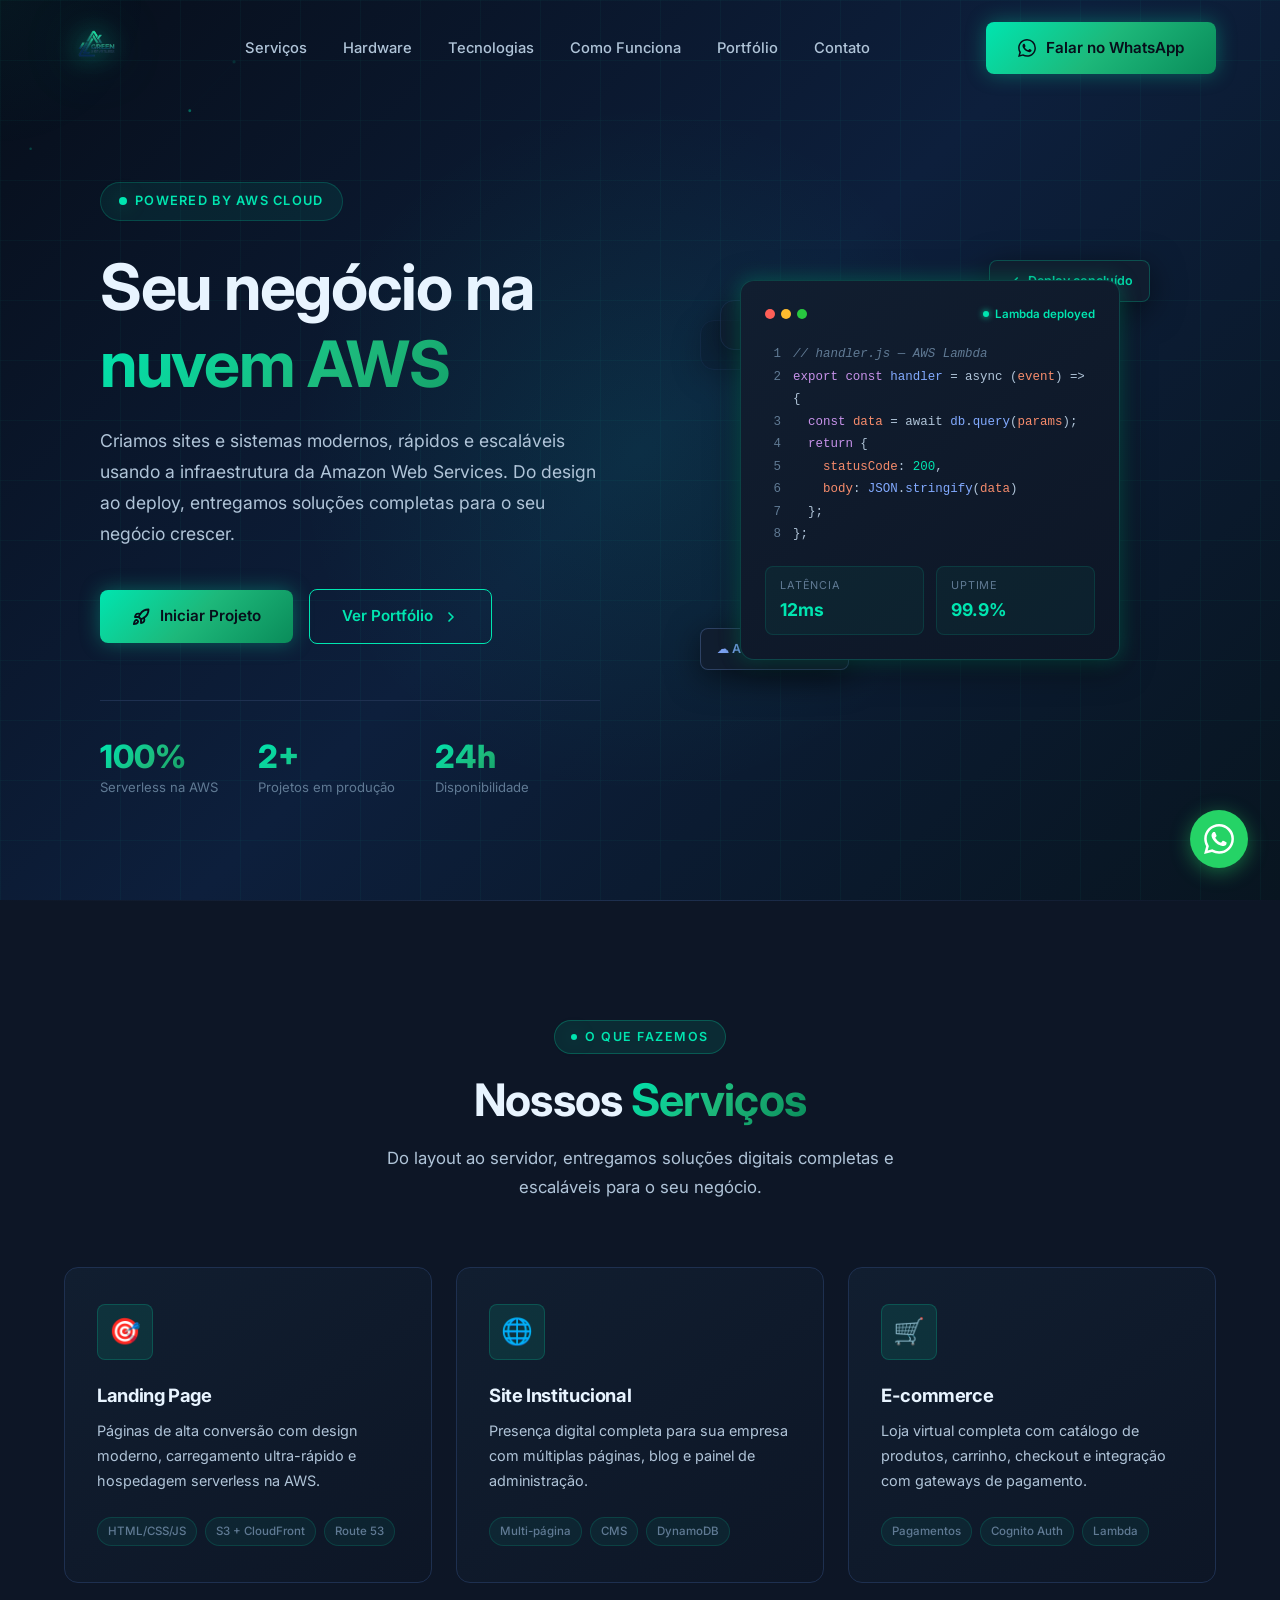
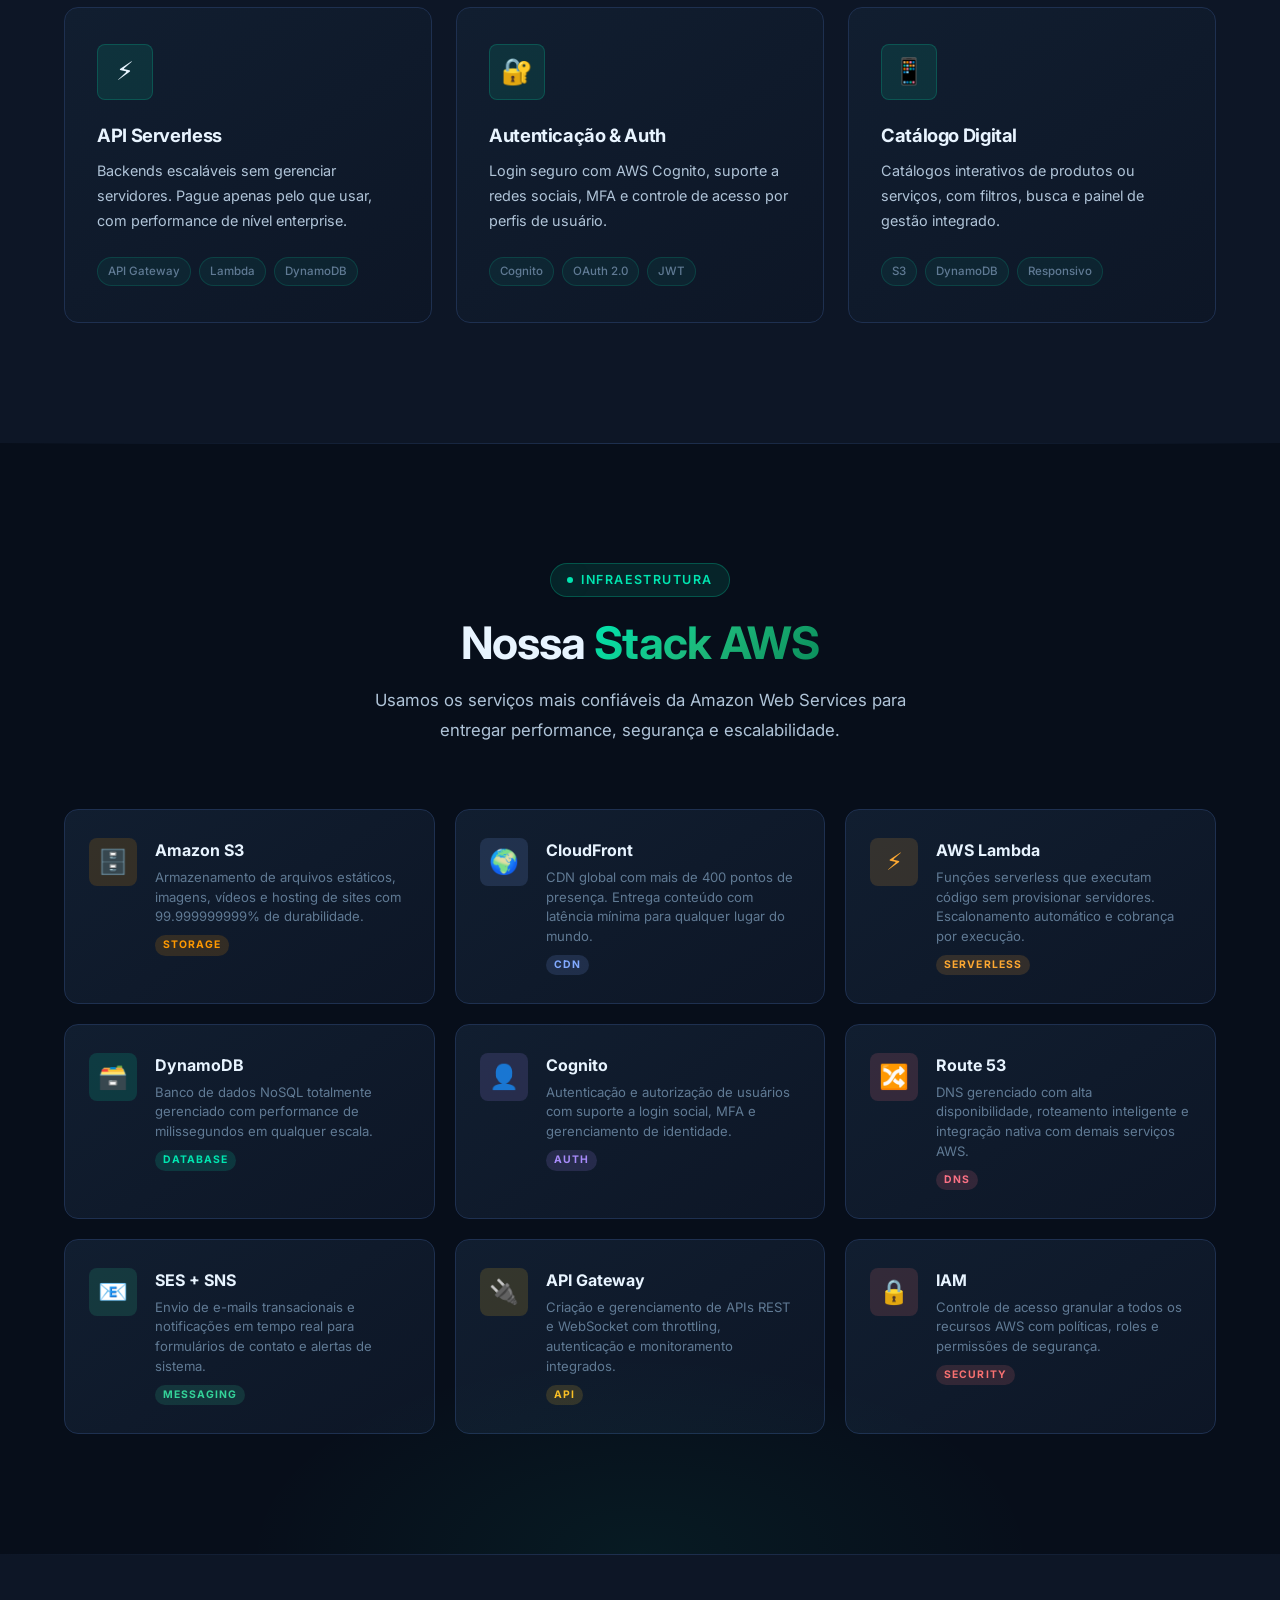
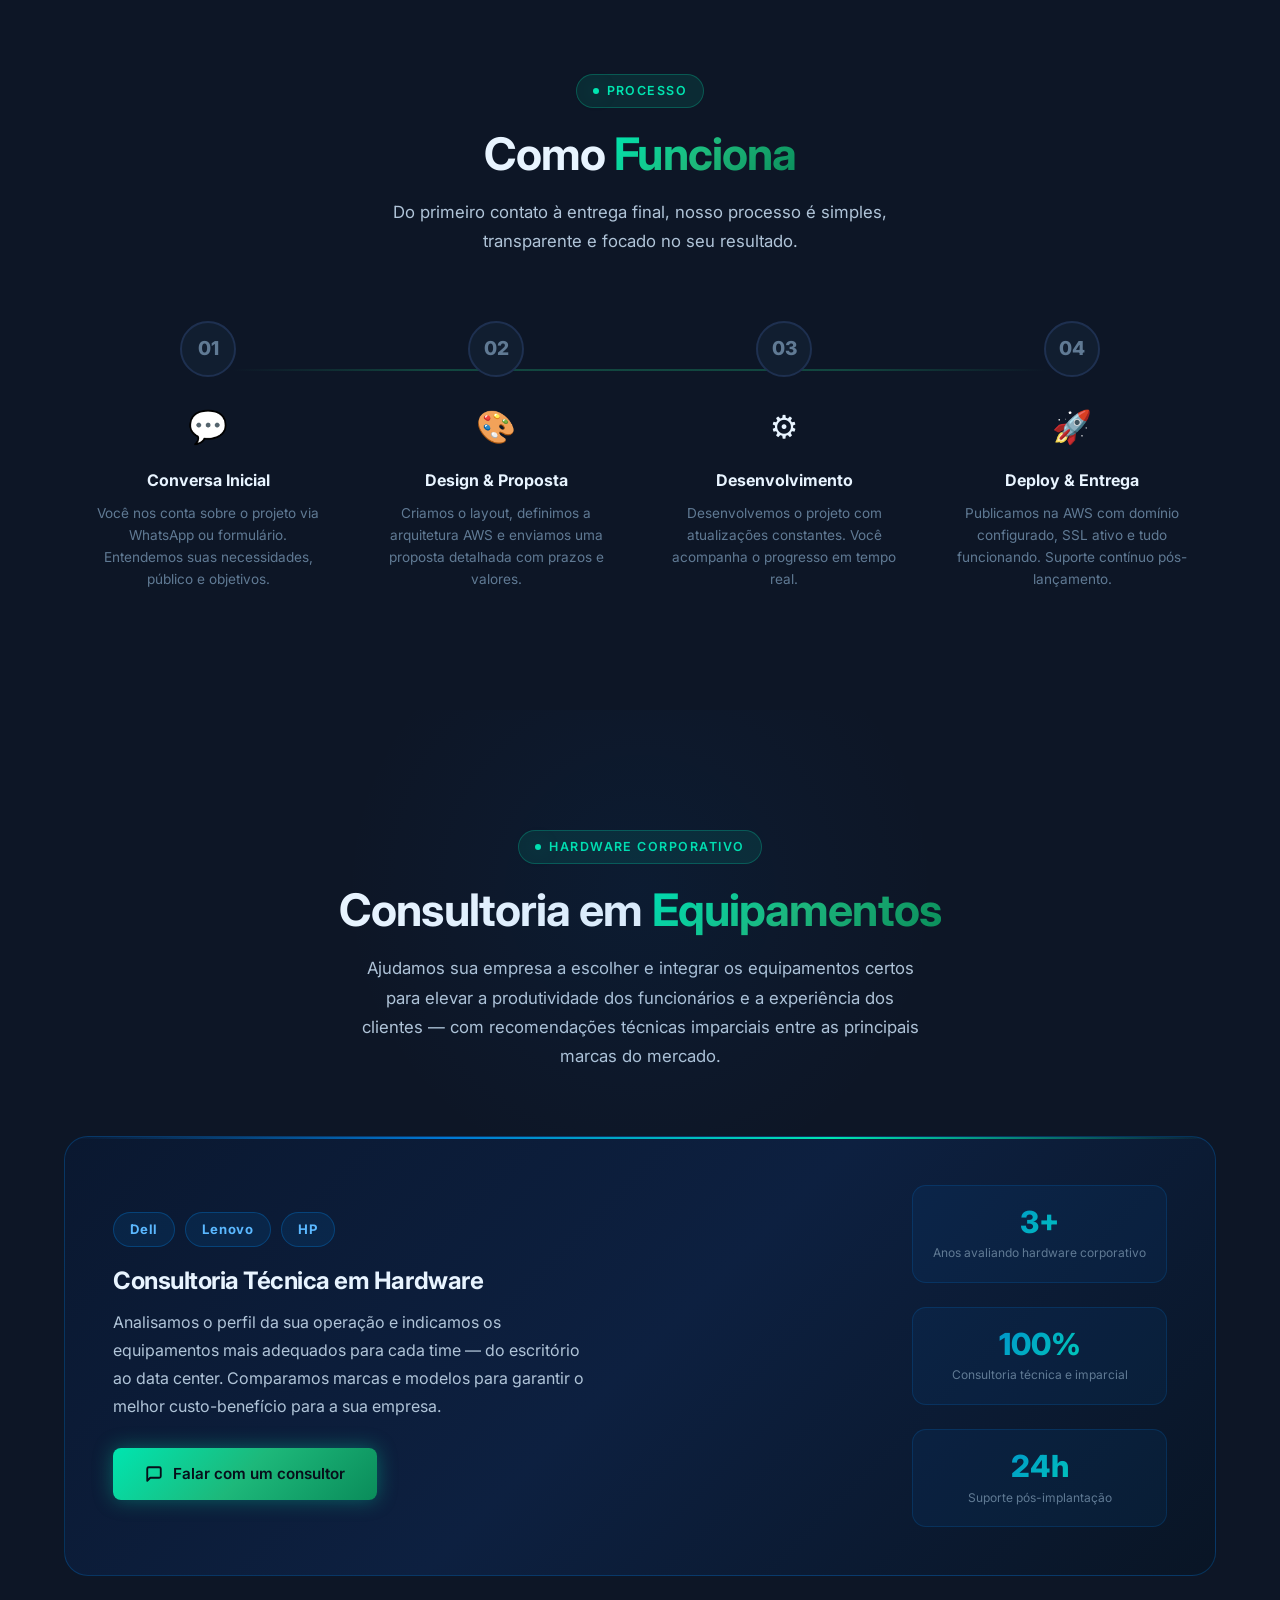
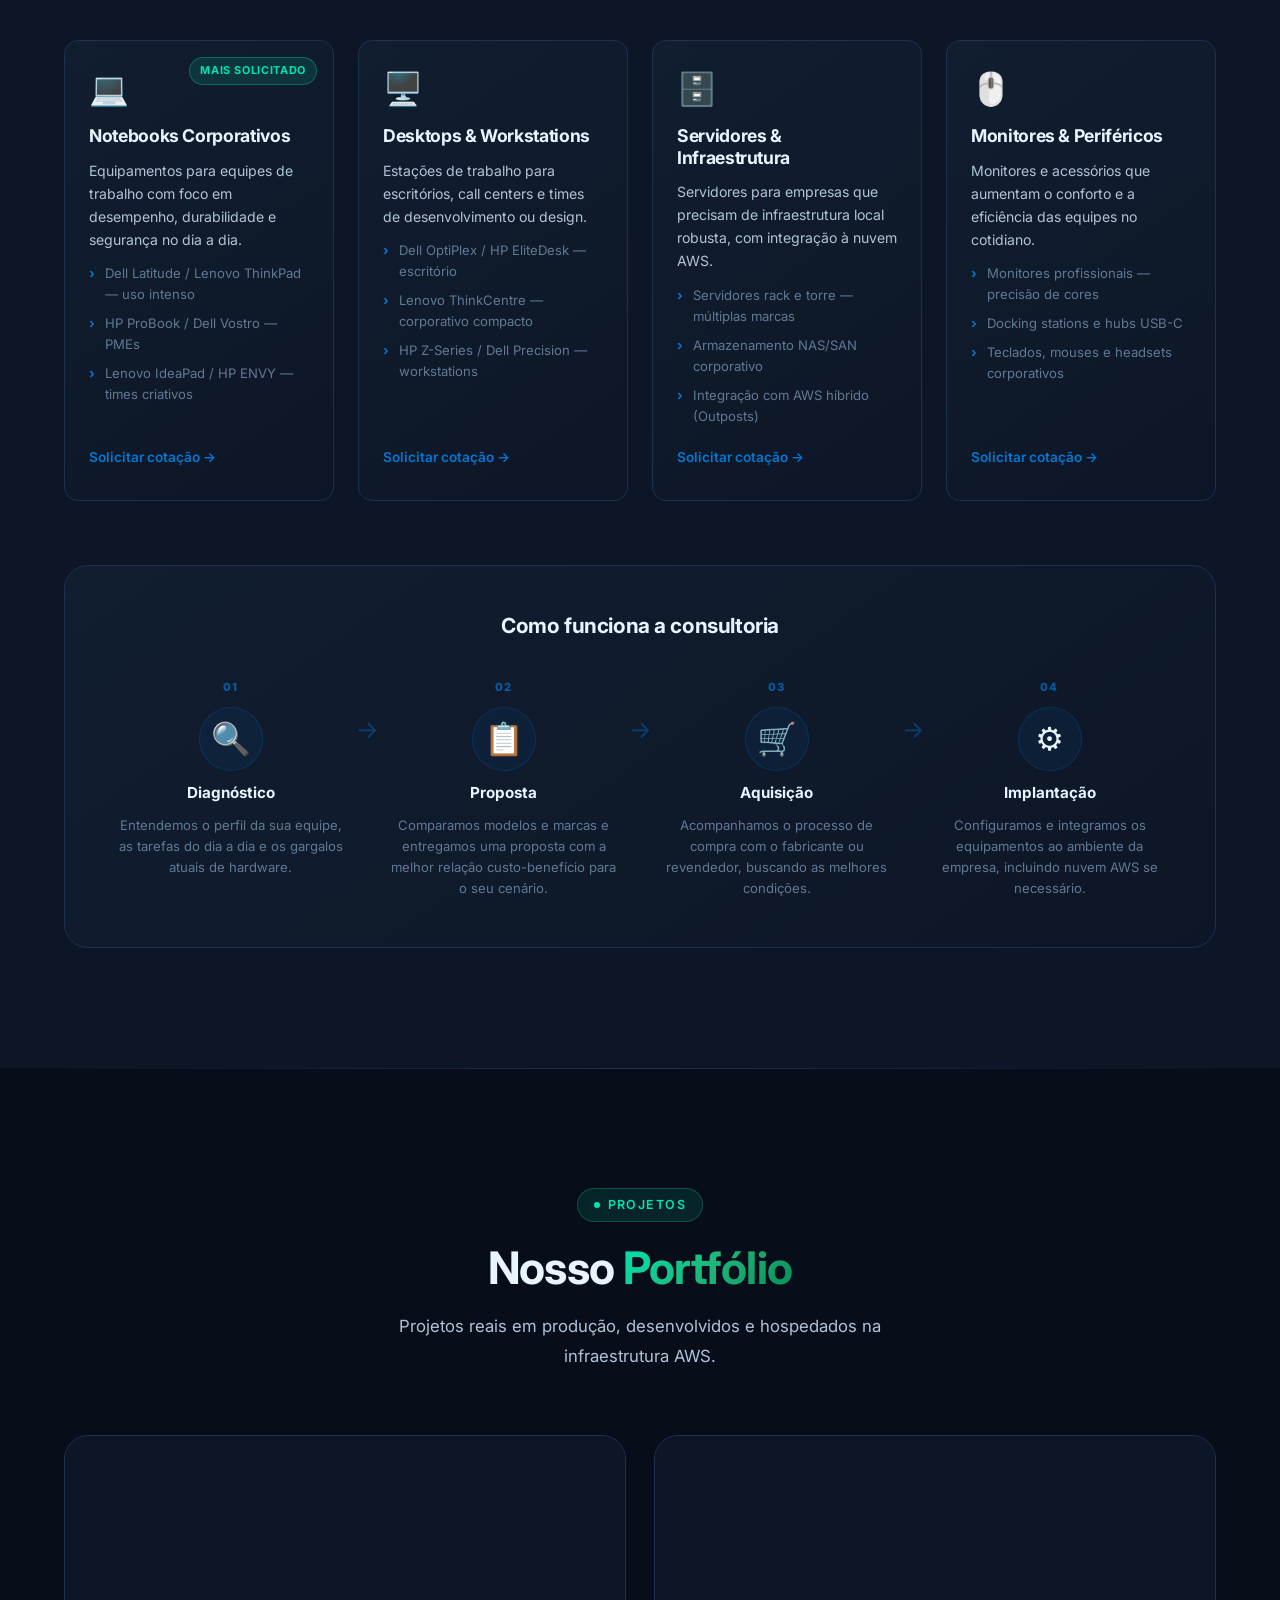
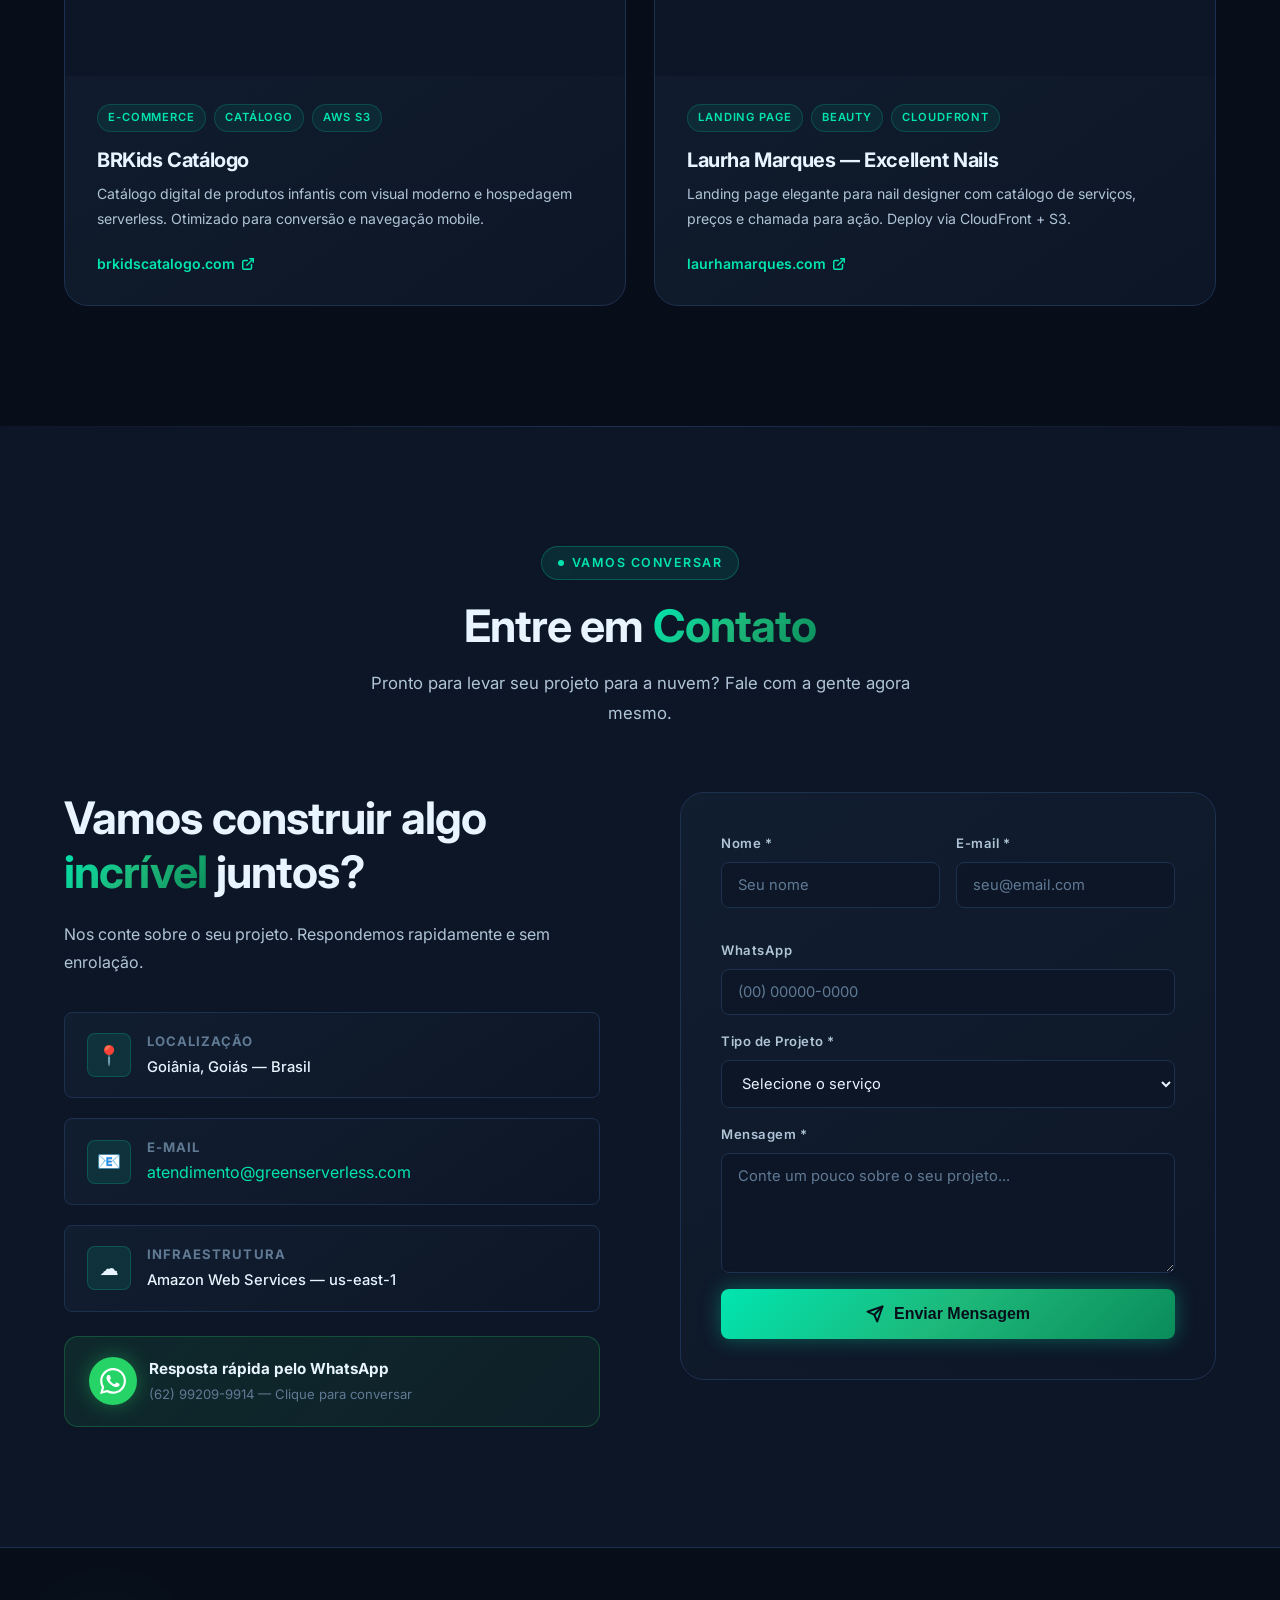
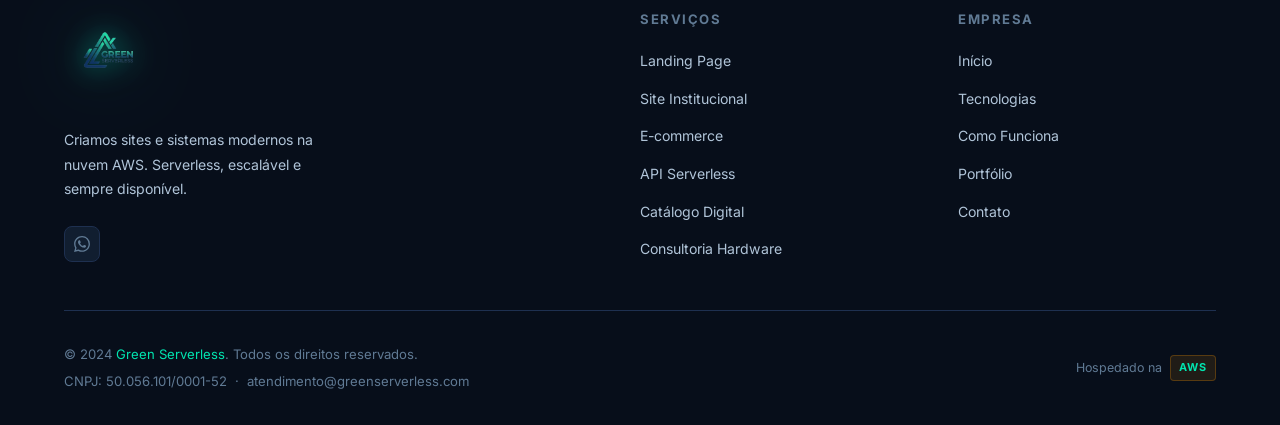
<file: index.html>
<!DOCTYPE html>
<html lang="pt-BR">
<head>
  <meta charset="UTF-8" />
  <meta name="viewport" content="width=device-width, initial-scale=1.0" />
  <meta name="description" content="Green Serverless — Criamos sites e sistemas modernos na nuvem AWS. Landing pages, e-commerce, APIs serverless com S3, Lambda, DynamoDB, CloudFront e mais." />
  <meta name="keywords" content="criação de sites, desenvolvimento web, AWS, serverless, lambda, s3, dynamodb, cloudfront, goiânia" />
  <meta name="author" content="Green Serverless" />

  <!-- Open Graph -->
  <meta property="og:title" content="Green Serverless — Sites e Sistemas na Nuvem AWS" />
  <meta property="og:description" content="Desenvolvemos sites e sistemas modernos, rápidos e escaláveis usando a infraestrutura AWS." />
  <meta property="og:image" content="logo.png" />
  <meta property="og:url" content="https://greenserverless.com" />
  <meta property="og:type" content="website" />

  <title>Green Serverless — Sites e Sistemas na Nuvem AWS</title>

  <!-- Google Fonts -->
  <link rel="preconnect" href="https://fonts.googleapis.com" />
  <link rel="preconnect" href="https://fonts.gstatic.com" crossorigin />
  <link href="https://fonts.googleapis.com/css2?family=Inter:wght@400;500;600;700;800&display=swap" rel="stylesheet" />

  <link rel="stylesheet" href="css/style.css" />
  <link rel="icon" type="image/png" href="logo.png" />
</head>
<body>

  <!-- ================================================
       NAVBAR
  ================================================ -->
  <nav class="navbar" id="navbar" role="navigation" aria-label="Navegação principal">
    <div class="container">
      <div class="nav-inner">

        <a href="#inicio" class="nav-logo" aria-label="Green Serverless — Início">
          <img src="logo.png" alt="Green Serverless Logo" />
        </a>

        <ul class="nav-links" id="nav-links" role="list">
          <li><a href="#servicos">Serviços</a></li>
          <li><a href="#hardware">Hardware</a></li>
          <li><a href="#tecnologias">Tecnologias</a></li>
          <li><a href="#como-funciona">Como Funciona</a></li>
          <li><a href="#portfolio">Portfólio</a></li>
          <li><a href="#contato">Contato</a></li>
        </ul>

        <div class="nav-cta">
          <a href="https://wa.me/5562992099914?text=Olá!%20Gostaria%20de%20saber%20mais%20sobre%20os%20serviços%20da%20Green%20Serverless."
             class="btn btn-primary"
             target="_blank"
             rel="noopener noreferrer"
             aria-label="Contato via WhatsApp">
            <!-- WhatsApp icon -->
            <svg width="18" height="18" viewBox="0 0 24 24" fill="currentColor" aria-hidden="true">
              <path d="M17.472 14.382c-.297-.149-1.758-.867-2.03-.967-.273-.099-.471-.148-.67.15-.197.297-.767.966-.94 1.164-.173.199-.347.223-.644.075-.297-.15-1.255-.463-2.39-1.475-.883-.788-1.48-1.761-1.653-2.059-.173-.297-.018-.458.13-.606.134-.133.298-.347.446-.52.149-.174.198-.298.298-.497.099-.198.05-.371-.025-.52-.075-.149-.669-1.612-.916-2.207-.242-.579-.487-.5-.669-.51-.173-.008-.371-.01-.57-.01-.198 0-.52.074-.792.372-.272.297-1.04 1.016-1.04 2.479 0 1.462 1.065 2.875 1.213 3.074.149.198 2.096 3.2 5.077 4.487.709.306 1.262.489 1.694.625.712.227 1.36.195 1.871.118.571-.085 1.758-.719 2.006-1.413.248-.694.248-1.289.173-1.413-.074-.124-.272-.198-.57-.347m-5.421 7.403h-.004a9.87 9.87 0 01-5.031-1.378l-.361-.214-3.741.982.998-3.648-.235-.374a9.86 9.86 0 01-1.51-5.26c.001-5.45 4.436-9.884 9.888-9.884 2.64 0 5.122 1.03 6.988 2.898a9.825 9.825 0 012.893 6.994c-.003 5.45-4.437 9.884-9.885 9.884m8.413-18.297A11.815 11.815 0 0012.05 0C5.495 0 .16 5.335.157 11.892c0 2.096.547 4.142 1.588 5.945L.057 24l6.305-1.654a11.882 11.882 0 005.683 1.448h.005c6.554 0 11.89-5.335 11.893-11.893a11.821 11.821 0 00-3.48-8.413z"/>
            </svg>
            Falar no WhatsApp
          </a>

          <button class="nav-toggle" id="nav-toggle" aria-label="Abrir menu" aria-expanded="false" aria-controls="nav-links">
            <span></span>
            <span></span>
            <span></span>
          </button>
        </div>

      </div>
    </div>
  </nav>

  <!-- ================================================
       HERO
  ================================================ -->
  <section class="hero" id="inicio" aria-label="Apresentação">
    <div class="hero-grid" aria-hidden="true"></div>
    <div class="hero-glow" aria-hidden="true"></div>
    <canvas id="particles-canvas" aria-hidden="true"></canvas>

    <div class="container">
      <div class="hero-content">

        <!-- Texto esquerda -->
        <div class="hero-text">
          <div class="hero-badge">
            <span class="hero-badge-dot" aria-hidden="true"></span>
            Powered by AWS Cloud
          </div>

          <h1 class="hero-title">
            Seu negócio na
            <span class="line-2">nuvem AWS</span>
          </h1>

          <p class="hero-description">
            Criamos sites e sistemas modernos, rápidos e escaláveis usando
            a infraestrutura da Amazon Web Services. Do design ao deploy,
            entregamos soluções completas para o seu negócio crescer.
          </p>

          <div class="hero-actions">
            <a href="#contato" class="btn btn-primary">
              <!-- Rocket icon -->
              <svg width="18" height="18" viewBox="0 0 24 24" fill="none" stroke="currentColor" stroke-width="2.5" stroke-linecap="round" stroke-linejoin="round" aria-hidden="true">
                <path d="M4.5 16.5c-1.5 1.26-2 5-2 5s3.74-.5 5-2c.71-.84.7-2.13-.09-2.91a2.18 2.18 0 0 0-2.91-.09z"/>
                <path d="m12 15-3-3a22 22 0 0 1 2-3.95A12.88 12.88 0 0 1 22 2c0 2.72-.78 7.5-6 11a22.35 22.35 0 0 1-4 2z"/>
                <path d="M9 12H4s.55-3.03 2-4c1.62-1.08 5 0 5 0"/>
                <path d="M12 15v5s3.03-.55 4-2c1.08-1.62 0-5 0-5"/>
              </svg>
              Iniciar Projeto
            </a>
            <a href="#portfolio" class="btn btn-outline">
              Ver Portfólio
              <svg width="16" height="16" viewBox="0 0 24 24" fill="none" stroke="currentColor" stroke-width="2.5" stroke-linecap="round" stroke-linejoin="round" aria-hidden="true">
                <path d="m9 18 6-6-6-6"/>
              </svg>
            </a>
          </div>

          <div class="hero-stats" role="list" aria-label="Estatísticas">
            <div class="stat-item" role="listitem">
              <div class="stat-number">100%</div>
              <div class="stat-label">Serverless na AWS</div>
            </div>
            <div class="stat-item" role="listitem">
              <div class="stat-number">2+</div>
              <div class="stat-label">Projetos em produção</div>
            </div>
            <div class="stat-item" role="listitem">
              <div class="stat-number">24h</div>
              <div class="stat-label">Disponibilidade</div>
            </div>
          </div>
        </div>

        <!-- Card visual direita -->
        <div class="hero-visual" aria-hidden="true">
          <div class="hero-card-stack">

            <!-- Cards atrás -->
            <div class="hero-card hero-card-back2"></div>
            <div class="hero-card hero-card-back1"></div>

            <!-- Card principal -->
            <div class="hero-card hero-card-main">
              <div class="card-header-row">
                <div class="card-dots">
                  <span></span><span></span><span></span>
                </div>
                <div class="card-status">
                  <span class="status-dot"></span>
                  Lambda deployed
                </div>
              </div>

              <div class="card-code">
                <div class="code-line">
                  <span class="code-num">1</span>
                  <span><span class="code-cmt">// handler.js — AWS Lambda</span></span>
                </div>
                <div class="code-line">
                  <span class="code-num">2</span>
                  <span><span class="code-kw">export const</span> <span class="code-fn">handler</span> <span class="code-sym">= async (</span><span class="code-var">event</span><span class="code-sym">) => {</span></span>
                </div>
                <div class="code-line">
                  <span class="code-num">3</span>
                  <span>&nbsp;&nbsp;<span class="code-kw">const</span> <span class="code-var">data</span> <span class="code-sym">= await</span> <span class="code-fn">db</span><span class="code-sym">.</span><span class="code-fn">query</span><span class="code-sym">(</span><span class="code-var">params</span><span class="code-sym">);</span></span>
                </div>
                <div class="code-line">
                  <span class="code-num">4</span>
                  <span>&nbsp;&nbsp;<span class="code-kw">return</span> <span class="code-sym">{</span></span>
                </div>
                <div class="code-line">
                  <span class="code-num">5</span>
                  <span>&nbsp;&nbsp;&nbsp;&nbsp;<span class="code-var">statusCode</span><span class="code-sym">:</span> <span class="code-str">200</span><span class="code-sym">,</span></span>
                </div>
                <div class="code-line">
                  <span class="code-num">6</span>
                  <span>&nbsp;&nbsp;&nbsp;&nbsp;<span class="code-var">body</span><span class="code-sym">:</span> <span class="code-fn">JSON</span><span class="code-sym">.</span><span class="code-fn">stringify</span><span class="code-sym">(</span><span class="code-var">data</span><span class="code-sym">)</span></span>
                </div>
                <div class="code-line">
                  <span class="code-num">7</span>
                  <span>&nbsp;&nbsp;<span class="code-sym">};</span></span>
                </div>
                <div class="code-line">
                  <span class="code-num">8</span>
                  <span><span class="code-sym">};</span></span>
                </div>
              </div>

              <div class="card-metrics">
                <div class="metric-box">
                  <div class="metric-label">Latência</div>
                  <div class="metric-val">12ms</div>
                </div>
                <div class="metric-box">
                  <div class="metric-label">Uptime</div>
                  <div class="metric-val">99.9%</div>
                </div>
              </div>
            </div>

            <!-- Floating badges -->
            <div class="hero-float f1">
              <svg width="14" height="14" viewBox="0 0 24 24" fill="none" stroke="currentColor" stroke-width="2.5" aria-hidden="true">
                <polyline points="20 6 9 17 4 12"/>
              </svg>
              Deploy concluído
            </div>
            <div class="hero-float f2">
              ☁️ AWS CloudFront
            </div>

          </div>
        </div>

      </div>
    </div>
  </section>

  <!-- ================================================
       SERVIÇOS
  ================================================ -->
  <section class="services" id="servicos" aria-labelledby="services-title">
    <div class="container">

      <div class="section-header">
        <div class="section-tag">O que fazemos</div>
        <h2 id="services-title">Nossos <span>Serviços</span></h2>
        <p>Do layout ao servidor, entregamos soluções digitais completas e escaláveis para o seu negócio.</p>
      </div>

      <div class="services-grid">

        <!-- Landing Page -->
        <article class="service-card reveal delay-1">
          <div class="service-icon" aria-hidden="true">🎯</div>
          <h3>Landing Page</h3>
          <p>Páginas de alta conversão com design moderno, carregamento ultra-rápido e hospedagem serverless na AWS.</p>
          <div class="service-tags">
            <span class="service-tag">HTML/CSS/JS</span>
            <span class="service-tag">S3 + CloudFront</span>
            <span class="service-tag">Route 53</span>
          </div>
        </article>

        <!-- Site Institucional -->
        <article class="service-card reveal delay-2">
          <div class="service-icon" aria-hidden="true">🌐</div>
          <h3>Site Institucional</h3>
          <p>Presença digital completa para sua empresa com múltiplas páginas, blog e painel de administração.</p>
          <div class="service-tags">
            <span class="service-tag">Multi-página</span>
            <span class="service-tag">CMS</span>
            <span class="service-tag">DynamoDB</span>
          </div>
        </article>

        <!-- E-commerce -->
        <article class="service-card reveal delay-3">
          <div class="service-icon" aria-hidden="true">🛒</div>
          <h3>E-commerce</h3>
          <p>Loja virtual completa com catálogo de produtos, carrinho, checkout e integração com gateways de pagamento.</p>
          <div class="service-tags">
            <span class="service-tag">Pagamentos</span>
            <span class="service-tag">Cognito Auth</span>
            <span class="service-tag">Lambda</span>
          </div>
        </article>

        <!-- API Serverless -->
        <article class="service-card reveal delay-4">
          <div class="service-icon" aria-hidden="true">⚡</div>
          <h3>API Serverless</h3>
          <p>Backends escaláveis sem gerenciar servidores. Pague apenas pelo que usar, com performance de nível enterprise.</p>
          <div class="service-tags">
            <span class="service-tag">API Gateway</span>
            <span class="service-tag">Lambda</span>
            <span class="service-tag">DynamoDB</span>
          </div>
        </article>

        <!-- Autenticação -->
        <article class="service-card reveal delay-1">
          <div class="service-icon" aria-hidden="true">🔐</div>
          <h3>Autenticação & Auth</h3>
          <p>Login seguro com AWS Cognito, suporte a redes sociais, MFA e controle de acesso por perfis de usuário.</p>
          <div class="service-tags">
            <span class="service-tag">Cognito</span>
            <span class="service-tag">OAuth 2.0</span>
            <span class="service-tag">JWT</span>
          </div>
        </article>

        <!-- Catálogo Digital -->
        <article class="service-card reveal delay-2">
          <div class="service-icon" aria-hidden="true">📱</div>
          <h3>Catálogo Digital</h3>
          <p>Catálogos interativos de produtos ou serviços, com filtros, busca e painel de gestão integrado.</p>
          <div class="service-tags">
            <span class="service-tag">S3</span>
            <span class="service-tag">DynamoDB</span>
            <span class="service-tag">Responsivo</span>
          </div>
        </article>

      </div>
    </div>
  </section>

  <!-- ================================================
       STACK AWS
  ================================================ -->
  <section class="aws-stack" id="tecnologias" aria-labelledby="aws-title">
    <div class="container">

      <div class="section-header">
        <div class="section-tag">Infraestrutura</div>
        <h2 id="aws-title">Nossa <span>Stack AWS</span></h2>
        <p>Usamos os serviços mais confiáveis da Amazon Web Services para entregar performance, segurança e escalabilidade.</p>
      </div>

      <div class="aws-grid">

        <div class="aws-card reveal delay-1">
          <div class="aws-icon aws-s3" aria-hidden="true">🗄️</div>
          <div class="aws-info">
            <div class="aws-service-name">Amazon S3</div>
            <div class="aws-service-desc">Armazenamento de arquivos estáticos, imagens, vídeos e hosting de sites com 99.999999999% de durabilidade.</div>
            <span class="aws-badge aws-s3">Storage</span>
          </div>
        </div>

        <div class="aws-card reveal delay-2">
          <div class="aws-icon aws-cf" aria-hidden="true">🌍</div>
          <div class="aws-info">
            <div class="aws-service-name">CloudFront</div>
            <div class="aws-service-desc">CDN global com mais de 400 pontos de presença. Entrega conteúdo com latência mínima para qualquer lugar do mundo.</div>
            <span class="aws-badge aws-cf">CDN</span>
          </div>
        </div>

        <div class="aws-card reveal delay-3">
          <div class="aws-icon aws-lambda" aria-hidden="true">⚡</div>
          <div class="aws-info">
            <div class="aws-service-name">AWS Lambda</div>
            <div class="aws-service-desc">Funções serverless que executam código sem provisionar servidores. Escalonamento automático e cobrança por execução.</div>
            <span class="aws-badge aws-lambda">Serverless</span>
          </div>
        </div>

        <div class="aws-card reveal delay-1">
          <div class="aws-icon aws-dynamo" aria-hidden="true">🗃️</div>
          <div class="aws-info">
            <div class="aws-service-name">DynamoDB</div>
            <div class="aws-service-desc">Banco de dados NoSQL totalmente gerenciado com performance de milissegundos em qualquer escala.</div>
            <span class="aws-badge aws-dynamo">Database</span>
          </div>
        </div>

        <div class="aws-card reveal delay-2">
          <div class="aws-icon aws-cognito" aria-hidden="true">👤</div>
          <div class="aws-info">
            <div class="aws-service-name">Cognito</div>
            <div class="aws-service-desc">Autenticação e autorização de usuários com suporte a login social, MFA e gerenciamento de identidade.</div>
            <span class="aws-badge aws-cognito">Auth</span>
          </div>
        </div>

        <div class="aws-card reveal delay-3">
          <div class="aws-icon aws-route53" aria-hidden="true">🔀</div>
          <div class="aws-info">
            <div class="aws-service-name">Route 53</div>
            <div class="aws-service-desc">DNS gerenciado com alta disponibilidade, roteamento inteligente e integração nativa com demais serviços AWS.</div>
            <span class="aws-badge aws-route53">DNS</span>
          </div>
        </div>

        <div class="aws-card reveal delay-1">
          <div class="aws-icon aws-ses" aria-hidden="true">📧</div>
          <div class="aws-info">
            <div class="aws-service-name">SES + SNS</div>
            <div class="aws-service-desc">Envio de e-mails transacionais e notificações em tempo real para formulários de contato e alertas de sistema.</div>
            <span class="aws-badge aws-ses">Messaging</span>
          </div>
        </div>

        <div class="aws-card reveal delay-2">
          <div class="aws-icon aws-api" aria-hidden="true">🔌</div>
          <div class="aws-info">
            <div class="aws-service-name">API Gateway</div>
            <div class="aws-service-desc">Criação e gerenciamento de APIs REST e WebSocket com throttling, autenticação e monitoramento integrados.</div>
            <span class="aws-badge aws-api">API</span>
          </div>
        </div>

        <div class="aws-card reveal delay-3">
          <div class="aws-icon aws-iam" aria-hidden="true">🔒</div>
          <div class="aws-info">
            <div class="aws-service-name">IAM</div>
            <div class="aws-service-desc">Controle de acesso granular a todos os recursos AWS com políticas, roles e permissões de segurança.</div>
            <span class="aws-badge aws-iam">Security</span>
          </div>
        </div>

      </div>
    </div>
  </section>

  <!-- ================================================
       COMO FUNCIONA
  ================================================ -->
  <section class="how-it-works" id="como-funciona" aria-labelledby="how-title">
    <div class="container">

      <div class="section-header">
        <div class="section-tag">Processo</div>
        <h2 id="how-title">Como <span>Funciona</span></h2>
        <p>Do primeiro contato à entrega final, nosso processo é simples, transparente e focado no seu resultado.</p>
      </div>

      <div class="steps-grid" role="list" aria-label="Etapas do processo">

        <div class="step-item reveal delay-1" role="listitem">
          <div class="step-number" aria-hidden="true">01</div>
          <div class="step-icon" aria-hidden="true">💬</div>
          <div class="step-title">Conversa Inicial</div>
          <p class="step-desc">Você nos conta sobre o projeto via WhatsApp ou formulário. Entendemos suas necessidades, público e objetivos.</p>
        </div>

        <div class="step-item reveal delay-2" role="listitem">
          <div class="step-number" aria-hidden="true">02</div>
          <div class="step-icon" aria-hidden="true">🎨</div>
          <div class="step-title">Design & Proposta</div>
          <p class="step-desc">Criamos o layout, definimos a arquitetura AWS e enviamos uma proposta detalhada com prazos e valores.</p>
        </div>

        <div class="step-item reveal delay-3" role="listitem">
          <div class="step-number" aria-hidden="true">03</div>
          <div class="step-icon" aria-hidden="true">⚙️</div>
          <div class="step-title">Desenvolvimento</div>
          <p class="step-desc">Desenvolvemos o projeto com atualizações constantes. Você acompanha o progresso em tempo real.</p>
        </div>

        <div class="step-item reveal delay-4" role="listitem">
          <div class="step-number" aria-hidden="true">04</div>
          <div class="step-icon" aria-hidden="true">🚀</div>
          <div class="step-title">Deploy & Entrega</div>
          <p class="step-desc">Publicamos na AWS com domínio configurado, SSL ativo e tudo funcionando. Suporte contínuo pós-lançamento.</p>
        </div>

      </div>
    </div>
  </section>

  <!-- ================================================
       CONSULTORIA HARDWARE
  ================================================ -->
  <section class="hw-section" id="hardware" aria-labelledby="hw-title">
    <div class="container">

      <div class="section-header">
        <div class="section-tag">Hardware Corporativo</div>
        <h2 id="hw-title">Consultoria em <span>Equipamentos</span></h2>
        <p>Ajudamos sua empresa a escolher e integrar os equipamentos certos para elevar a produtividade dos funcionários e a experiência dos clientes — com recomendações técnicas imparciais entre as principais marcas do mercado.</p>
      </div>

      <!-- Banner marcas -->
      <div class="hw-banner reveal">
        <div class="hw-banner-text">
          <div class="hw-brands" aria-label="Marcas atendidas">
            <span class="hw-brand-pill">Dell</span>
            <span class="hw-brand-pill">Lenovo</span>
            <span class="hw-brand-pill">HP</span>
          </div>
          <h3>Consultoria Técnica em Hardware</h3>
          <p>Analisamos o perfil da sua operação e indicamos os equipamentos mais adequados para cada time — do escritório ao data center. Comparamos marcas e modelos para garantir o melhor custo-benefício para a sua empresa.</p>
          <a href="#contato" class="btn btn-primary">
            <svg width="18" height="18" viewBox="0 0 24 24" fill="none" stroke="currentColor" stroke-width="2.5" stroke-linecap="round" stroke-linejoin="round" aria-hidden="true">
              <path d="M21 15a2 2 0 0 1-2 2H7l-4 4V5a2 2 0 0 1 2-2h14a2 2 0 0 1 2 2z"/>
            </svg>
            Falar com um consultor
          </a>
        </div>
        <div class="hw-banner-stats" aria-label="Diferenciais">
          <div class="hw-stat">
            <div class="hw-stat-num">3+</div>
            <div class="hw-stat-label">Anos avaliando hardware corporativo</div>
          </div>
          <div class="hw-stat">
            <div class="hw-stat-num">100%</div>
            <div class="hw-stat-label">Consultoria técnica e imparcial</div>
          </div>
          <div class="hw-stat">
            <div class="hw-stat-num">24h</div>
            <div class="hw-stat-label">Suporte pós-implantação</div>
          </div>
        </div>
      </div>

      <!-- Categorias -->
      <div class="hw-products-grid">

        <!-- Notebooks -->
        <article class="hw-product-card reveal delay-1">
          <div class="hw-product-icon" aria-hidden="true">💻</div>
          <div class="hw-product-badge">Mais solicitado</div>
          <h3>Notebooks Corporativos</h3>
          <p>Equipamentos para equipes de trabalho com foco em desempenho, durabilidade e segurança no dia a dia.</p>
          <ul class="hw-product-list">
            <li>Dell Latitude / Lenovo ThinkPad — uso intenso</li>
            <li>HP ProBook / Dell Vostro — PMEs</li>
            <li>Lenovo IdeaPad / HP ENVY — times criativos</li>
          </ul>
          <a href="#contato" class="hw-product-cta">Solicitar cotação →</a>
        </article>

        <!-- Desktops & Workstations -->
        <article class="hw-product-card reveal delay-2">
          <div class="hw-product-icon" aria-hidden="true">🖥️</div>
          <h3>Desktops & Workstations</h3>
          <p>Estações de trabalho para escritórios, call centers e times de desenvolvimento ou design.</p>
          <ul class="hw-product-list">
            <li>Dell OptiPlex / HP EliteDesk — escritório</li>
            <li>Lenovo ThinkCentre — corporativo compacto</li>
            <li>HP Z-Series / Dell Precision — workstations</li>
          </ul>
          <a href="#contato" class="hw-product-cta">Solicitar cotação →</a>
        </article>

        <!-- Servidores & Infraestrutura -->
        <article class="hw-product-card reveal delay-3">
          <div class="hw-product-icon" aria-hidden="true">🗄️</div>
          <h3>Servidores & Infraestrutura</h3>
          <p>Servidores para empresas que precisam de infraestrutura local robusta, com integração à nuvem AWS.</p>
          <ul class="hw-product-list">
            <li>Servidores rack e torre — múltiplas marcas</li>
            <li>Armazenamento NAS/SAN corporativo</li>
            <li>Integração com AWS híbrido (Outposts)</li>
          </ul>
          <a href="#contato" class="hw-product-cta">Solicitar cotação →</a>
        </article>

        <!-- Monitores & Periféricos -->
        <article class="hw-product-card reveal delay-4">
          <div class="hw-product-icon" aria-hidden="true">🖱️</div>
          <h3>Monitores & Periféricos</h3>
          <p>Monitores e acessórios que aumentam o conforto e a eficiência das equipes no cotidiano.</p>
          <ul class="hw-product-list">
            <li>Monitores profissionais — precisão de cores</li>
            <li>Docking stations e hubs USB-C</li>
            <li>Teclados, mouses e headsets corporativos</li>
          </ul>
          <a href="#contato" class="hw-product-cta">Solicitar cotação →</a>
        </article>

      </div>

      <!-- Como funciona -->
      <div class="hw-process reveal">
        <h3 class="hw-process-title">Como funciona a consultoria</h3>
        <div class="hw-process-steps">
          <div class="hw-step">
            <div class="hw-step-num">01</div>
            <div class="hw-step-icon">🔍</div>
            <div class="hw-step-title">Diagnóstico</div>
            <p>Entendemos o perfil da sua equipe, as tarefas do dia a dia e os gargalos atuais de hardware.</p>
          </div>
          <div class="hw-step-arrow" aria-hidden="true">→</div>
          <div class="hw-step">
            <div class="hw-step-num">02</div>
            <div class="hw-step-icon">📋</div>
            <div class="hw-step-title">Proposta</div>
            <p>Comparamos modelos e marcas e entregamos uma proposta com a melhor relação custo-benefício para o seu cenário.</p>
          </div>
          <div class="hw-step-arrow" aria-hidden="true">→</div>
          <div class="hw-step">
            <div class="hw-step-num">03</div>
            <div class="hw-step-icon">🛒</div>
            <div class="hw-step-title">Aquisição</div>
            <p>Acompanhamos o processo de compra com o fabricante ou revendedor, buscando as melhores condições.</p>
          </div>
          <div class="hw-step-arrow" aria-hidden="true">→</div>
          <div class="hw-step">
            <div class="hw-step-num">04</div>
            <div class="hw-step-icon">⚙️</div>
            <div class="hw-step-title">Implantação</div>
            <p>Configuramos e integramos os equipamentos ao ambiente da empresa, incluindo nuvem AWS se necessário.</p>
          </div>
        </div>
      </div>

    </div>
  </section>

  <!-- ================================================
       PORTFÓLIO
  ================================================ -->
  <section class="portfolio" id="portfolio" aria-labelledby="portfolio-title">
    <div class="container">

      <div class="section-header">
        <div class="section-tag">Projetos</div>
        <h2 id="portfolio-title">Nosso <span>Portfólio</span></h2>
        <p>Projetos reais em produção, desenvolvidos e hospedados na infraestrutura AWS.</p>
      </div>

      <div class="portfolio-grid">

        <!-- BRKids -->
        <article class="portfolio-card reveal reveal-left">
          <div class="portfolio-preview">
            <iframe src="https://brkidscatalogo.com/"
                    title="Preview do site BRKids Catálogo"
                    loading="lazy"
                    sandbox="allow-same-origin"
                    tabindex="-1"
                    aria-hidden="true">
            </iframe>
            <div class="portfolio-overlay">
              <a href="https://brkidscatalogo.com/"
                 target="_blank"
                 rel="noopener noreferrer"
                 class="btn btn-primary">
                Ver Site
                <svg width="14" height="14" viewBox="0 0 24 24" fill="none" stroke="currentColor" stroke-width="2.5" stroke-linecap="round" stroke-linejoin="round" aria-hidden="true">
                  <path d="M18 13v6a2 2 0 0 1-2 2H5a2 2 0 0 1-2-2V8a2 2 0 0 1 2-2h6"/>
                  <polyline points="15 3 21 3 21 9"/>
                  <line x1="10" y1="14" x2="21" y2="3"/>
                </svg>
              </a>
            </div>
          </div>
          <div class="portfolio-info">
            <div class="portfolio-tags">
              <span class="portfolio-tag">E-commerce</span>
              <span class="portfolio-tag">Catálogo</span>
              <span class="portfolio-tag">AWS S3</span>
            </div>
            <h3>BRKids Catálogo</h3>
            <p>Catálogo digital de produtos infantis com visual moderno e hospedagem serverless. Otimizado para conversão e navegação mobile.</p>
            <a href="https://brkidscatalogo.com/" target="_blank" rel="noopener noreferrer" class="portfolio-link">
              brkidscatalogo.com
              <svg width="14" height="14" viewBox="0 0 24 24" fill="none" stroke="currentColor" stroke-width="2.5" stroke-linecap="round" stroke-linejoin="round" aria-hidden="true">
                <path d="M18 13v6a2 2 0 0 1-2 2H5a2 2 0 0 1-2-2V8a2 2 0 0 1 2-2h6"/>
                <polyline points="15 3 21 3 21 9"/>
                <line x1="10" y1="14" x2="21" y2="3"/>
              </svg>
            </a>
          </div>
        </article>

        <!-- Laurha Marques -->
        <article class="portfolio-card reveal reveal-right">
          <div class="portfolio-preview">
            <iframe src="https://laurhamarques.com/"
                    title="Preview do site Laurha Marques Nail Studio"
                    loading="lazy"
                    sandbox="allow-same-origin"
                    tabindex="-1"
                    aria-hidden="true">
            </iframe>
            <div class="portfolio-overlay">
              <a href="https://laurhamarques.com/"
                 target="_blank"
                 rel="noopener noreferrer"
                 class="btn btn-primary">
                Ver Site
                <svg width="14" height="14" viewBox="0 0 24 24" fill="none" stroke="currentColor" stroke-width="2.5" stroke-linecap="round" stroke-linejoin="round" aria-hidden="true">
                  <path d="M18 13v6a2 2 0 0 1-2 2H5a2 2 0 0 1-2-2V8a2 2 0 0 1 2-2h6"/>
                  <polyline points="15 3 21 3 21 9"/>
                  <line x1="10" y1="14" x2="21" y2="3"/>
                </svg>
              </a>
            </div>
          </div>
          <div class="portfolio-info">
            <div class="portfolio-tags">
              <span class="portfolio-tag">Landing Page</span>
              <span class="portfolio-tag">Beauty</span>
              <span class="portfolio-tag">CloudFront</span>
            </div>
            <h3>Laurha Marques — Excellent Nails</h3>
            <p>Landing page elegante para nail designer com catálogo de serviços, preços e chamada para ação. Deploy via CloudFront + S3.</p>
            <a href="https://laurhamarques.com/" target="_blank" rel="noopener noreferrer" class="portfolio-link">
              laurhamarques.com
              <svg width="14" height="14" viewBox="0 0 24 24" fill="none" stroke="currentColor" stroke-width="2.5" stroke-linecap="round" stroke-linejoin="round" aria-hidden="true">
                <path d="M18 13v6a2 2 0 0 1-2 2H5a2 2 0 0 1-2-2V8a2 2 0 0 1 2-2h6"/>
                <polyline points="15 3 21 3 21 9"/>
                <line x1="10" y1="14" x2="21" y2="3"/>
              </svg>
            </a>
          </div>
        </article>

      </div>
    </div>
  </section>

  <!-- ================================================
       CONTATO
  ================================================ -->
  <section class="contact" id="contato" aria-labelledby="contact-title">
    <div class="container">

      <div class="section-header">
        <div class="section-tag">Vamos conversar</div>
        <h2 id="contact-title">Entre em <span>Contato</span></h2>
        <p>Pronto para levar seu projeto para a nuvem? Fale com a gente agora mesmo.</p>
      </div>

      <div class="contact-wrapper">

        <!-- Info esquerda -->
        <div class="contact-info reveal reveal-left">
          <h2>Vamos construir algo <span class="gradient-text">incrível</span> juntos?</h2>
          <p>Nos conte sobre o seu projeto. Respondemos rapidamente e sem enrolação.</p>

          <div class="contact-items">
            <div class="contact-item">
              <div class="contact-item-icon" aria-hidden="true">📍</div>
              <div class="contact-item-text">
                <strong>Localização</strong>
                <span>Goiânia, Goiás — Brasil</span>
              </div>
            </div>

            <div class="contact-item">
              <div class="contact-item-icon" aria-hidden="true">📧</div>
              <div class="contact-item-text">
                <strong>E-mail</strong>
                <a href="mailto:atendimento@greenserverless.com">atendimento@greenserverless.com</a>
              </div>
            </div>

            <div class="contact-item">
              <div class="contact-item-icon" aria-hidden="true">☁️</div>
              <div class="contact-item-text">
                <strong>Infraestrutura</strong>
                <span>Amazon Web Services — us-east-1</span>
              </div>
            </div>
          </div>

          <!-- WhatsApp destaque -->
          <a href="https://wa.me/5562992099914?text=Olá!%20Gostaria%20de%20saber%20mais%20sobre%20os%20serviços%20da%20Green%20Serverless."
             class="whatsapp-cta"
             target="_blank"
             rel="noopener noreferrer"
             aria-label="Contato direto pelo WhatsApp">
            <div class="whatsapp-icon" aria-hidden="true">
              <svg width="26" height="26" viewBox="0 0 24 24" fill="white" aria-hidden="true">
                <path d="M17.472 14.382c-.297-.149-1.758-.867-2.03-.967-.273-.099-.471-.148-.67.15-.197.297-.767.966-.94 1.164-.173.199-.347.223-.644.075-.297-.15-1.255-.463-2.39-1.475-.883-.788-1.48-1.761-1.653-2.059-.173-.297-.018-.458.13-.606.134-.133.298-.347.446-.52.149-.174.198-.298.298-.497.099-.198.05-.371-.025-.52-.075-.149-.669-1.612-.916-2.207-.242-.579-.487-.5-.669-.51-.173-.008-.371-.01-.57-.01-.198 0-.52.074-.792.372-.272.297-1.04 1.016-1.04 2.479 0 1.462 1.065 2.875 1.213 3.074.149.198 2.096 3.2 5.077 4.487.709.306 1.262.489 1.694.625.712.227 1.36.195 1.871.118.571-.085 1.758-.719 2.006-1.413.248-.694.248-1.289.173-1.413-.074-.124-.272-.198-.57-.347m-5.421 7.403h-.004a9.87 9.87 0 01-5.031-1.378l-.361-.214-3.741.982.998-3.648-.235-.374a9.86 9.86 0 01-1.51-5.26c.001-5.45 4.436-9.884 9.888-9.884 2.64 0 5.122 1.03 6.988 2.898a9.825 9.825 0 012.893 6.994c-.003 5.45-4.437 9.884-9.885 9.884m8.413-18.297A11.815 11.815 0 0012.05 0C5.495 0 .16 5.335.157 11.892c0 2.096.547 4.142 1.588 5.945L.057 24l6.305-1.654a11.882 11.882 0 005.683 1.448h.005c6.554 0 11.89-5.335 11.893-11.893a11.821 11.821 0 00-3.48-8.413z"/>
              </svg>
            </div>
            <div class="whatsapp-cta-text">
              <strong>Resposta rápida pelo WhatsApp</strong>
              <span>(62) 99209-9914 — Clique para conversar</span>
            </div>
          </a>
        </div>

        <!-- Formulário direita -->
        <div class="contact-form reveal reveal-right" role="region" aria-label="Formulário de contato">
          <form id="contact-form" novalidate aria-label="Formulário de orçamento">
            <div class="form-row">
              <div class="form-group">
                <label for="nome">Nome *</label>
                <input type="text"
                       id="nome"
                       name="nome"
                       placeholder="Seu nome"
                       required
                       autocomplete="name"
                       aria-required="true" />
              </div>
              <div class="form-group">
                <label for="email">E-mail *</label>
                <input type="email"
                       id="email"
                       name="email"
                       placeholder="seu@email.com"
                       required
                       autocomplete="email"
                       aria-required="true" />
              </div>
            </div>

            <div class="form-group">
              <label for="whatsapp">WhatsApp</label>
              <input type="tel"
                     id="whatsapp"
                     name="whatsapp"
                     placeholder="(00) 00000-0000"
                     autocomplete="tel" />
            </div>

            <div class="form-group">
              <label for="servico">Tipo de Projeto *</label>
              <select id="servico" name="servico" required aria-required="true">
                <option value="" disabled selected>Selecione o serviço</option>
                <option value="landing-page">Landing Page</option>
                <option value="site-institucional">Site Institucional</option>
                <option value="ecommerce">E-commerce</option>
                <option value="api-serverless">API Serverless</option>
                <option value="catalogo">Catálogo Digital</option>
                <option value="consultoria-hardware">Consultoria em Equipamentos (Dell, Lenovo, HP)</option>
                <option value="outro">Outro</option>
              </select>
            </div>

            <div class="form-group">
              <label for="mensagem">Mensagem *</label>
              <textarea id="mensagem"
                        name="mensagem"
                        placeholder="Conte um pouco sobre o seu projeto..."
                        required
                        aria-required="true"></textarea>
            </div>

            <button type="submit" class="btn btn-primary form-submit" id="submit-btn">
              <svg width="18" height="18" viewBox="0 0 24 24" fill="none" stroke="currentColor" stroke-width="2.5" stroke-linecap="round" stroke-linejoin="round" aria-hidden="true">
                <line x1="22" y1="2" x2="11" y2="13"/>
                <polygon points="22 2 15 22 11 13 2 9 22 2"/>
              </svg>
              Enviar Mensagem
            </button>

            <div class="form-feedback" id="form-feedback" role="alert" aria-live="polite"></div>
          </form>
        </div>

      </div>
    </div>
  </section>

  <!-- ================================================
       FOOTER
  ================================================ -->
  <footer class="footer" role="contentinfo">
    <div class="container">

      <div class="footer-grid">

        <!-- Brand -->
        <div class="footer-brand">
          <img src="logo.png" alt="Green Serverless" />
          <p>Criamos sites e sistemas modernos na nuvem AWS. Serverless, escalável e sempre disponível.</p>
          <div class="footer-social" aria-label="Redes sociais">
            <a href="https://wa.me/5562992099914"
               target="_blank"
               rel="noopener noreferrer"
               class="social-btn"
               title="WhatsApp"
               aria-label="WhatsApp">
              <svg width="16" height="16" viewBox="0 0 24 24" fill="currentColor" aria-hidden="true">
                <path d="M17.472 14.382c-.297-.149-1.758-.867-2.03-.967-.273-.099-.471-.148-.67.15-.197.297-.767.966-.94 1.164-.173.199-.347.223-.644.075-.297-.15-1.255-.463-2.39-1.475-.883-.788-1.48-1.761-1.653-2.059-.173-.297-.018-.458.13-.606.134-.133.298-.347.446-.52.149-.174.198-.298.298-.497.099-.198.05-.371-.025-.52-.075-.149-.669-1.612-.916-2.207-.242-.579-.487-.5-.669-.51-.173-.008-.371-.01-.57-.01-.198 0-.52.074-.792.372-.272.297-1.04 1.016-1.04 2.479 0 1.462 1.065 2.875 1.213 3.074.149.198 2.096 3.2 5.077 4.487.709.306 1.262.489 1.694.625.712.227 1.36.195 1.871.118.571-.085 1.758-.719 2.006-1.413.248-.694.248-1.289.173-1.413-.074-.124-.272-.198-.57-.347m-5.421 7.403h-.004a9.87 9.87 0 01-5.031-1.378l-.361-.214-3.741.982.998-3.648-.235-.374a9.86 9.86 0 01-1.51-5.26c.001-5.45 4.436-9.884 9.888-9.884 2.64 0 5.122 1.03 6.988 2.898a9.825 9.825 0 012.893 6.994c-.003 5.45-4.437 9.884-9.885 9.884m8.413-18.297A11.815 11.815 0 0012.05 0C5.495 0 .16 5.335.157 11.892c0 2.096.547 4.142 1.588 5.945L.057 24l6.305-1.654a11.882 11.882 0 005.683 1.448h.005c6.554 0 11.89-5.335 11.893-11.893a11.821 11.821 0 00-3.48-8.413z"/>
              </svg>
            </a>
          </div>
        </div>

        <!-- Serviços -->
        <div class="footer-col">
          <h4>Serviços</h4>
          <ul class="footer-links">
            <li><a href="#servicos">Landing Page</a></li>
            <li><a href="#servicos">Site Institucional</a></li>
            <li><a href="#servicos">E-commerce</a></li>
            <li><a href="#servicos">API Serverless</a></li>
            <li><a href="#servicos">Catálogo Digital</a></li>
            <li><a href="#hardware">Consultoria Hardware</a></li>
          </ul>
        </div>

        <!-- Links -->
        <div class="footer-col">
          <h4>Empresa</h4>
          <ul class="footer-links">
            <li><a href="#inicio">Início</a></li>
            <li><a href="#tecnologias">Tecnologias</a></li>
            <li><a href="#como-funciona">Como Funciona</a></li>
            <li><a href="#portfolio">Portfólio</a></li>
            <li><a href="#contato">Contato</a></li>
          </ul>
        </div>

      </div>

      <div class="footer-bottom">
        <div class="footer-bottom-left">
          <p>© 2024 <span>Green Serverless</span>. Todos os direitos reservados.</p>
          <p class="footer-legal">CNPJ: 50.056.101/0001-52 &nbsp;·&nbsp; <a href="mailto:atendimento@greenserverless.com">atendimento@greenserverless.com</a></p>
        </div>
        <div class="aws-powered">
          Hospedado na
          <span class="aws-powered-badge">AWS</span>
        </div>
      </div>

    </div>
  </footer>

  <!-- ================================================
       BOTÃO FLUTUANTE WHATSAPP
  ================================================ -->
  <a href="https://wa.me/5562992099914?text=Olá!%20Gostaria%20de%20saber%20mais%20sobre%20os%20serviços%20da%20Green%20Serverless."
     class="whatsapp-float"
     target="_blank"
     rel="noopener noreferrer"
     aria-label="Contato rápido pelo WhatsApp">
    <svg viewBox="0 0 24 24" aria-hidden="true">
      <path d="M17.472 14.382c-.297-.149-1.758-.867-2.03-.967-.273-.099-.471-.148-.67.15-.197.297-.767.966-.94 1.164-.173.199-.347.223-.644.075-.297-.15-1.255-.463-2.39-1.475-.883-.788-1.48-1.761-1.653-2.059-.173-.297-.018-.458.13-.606.134-.133.298-.347.446-.52.149-.174.198-.298.298-.497.099-.198.05-.371-.025-.52-.075-.149-.669-1.612-.916-2.207-.242-.579-.487-.5-.669-.51-.173-.008-.371-.01-.57-.01-.198 0-.52.074-.792.372-.272.297-1.04 1.016-1.04 2.479 0 1.462 1.065 2.875 1.213 3.074.149.198 2.096 3.2 5.077 4.487.709.306 1.262.489 1.694.625.712.227 1.36.195 1.871.118.571-.085 1.758-.719 2.006-1.413.248-.694.248-1.289.173-1.413-.074-.124-.272-.198-.57-.347m-5.421 7.403h-.004a9.87 9.87 0 01-5.031-1.378l-.361-.214-3.741.982.998-3.648-.235-.374a9.86 9.86 0 01-1.51-5.26c.001-5.45 4.436-9.884 9.888-9.884 2.64 0 5.122 1.03 6.988 2.898a9.825 9.825 0 012.893 6.994c-.003 5.45-4.437 9.884-9.885 9.884m8.413-18.297A11.815 11.815 0 0012.05 0C5.495 0 .16 5.335.157 11.892c0 2.096.547 4.142 1.588 5.945L.057 24l6.305-1.654a11.882 11.882 0 005.683 1.448h.005c6.554 0 11.89-5.335 11.893-11.893a11.821 11.821 0 00-3.48-8.413z"/>
    </svg>
  </a>

  <script src="js/main.js"></script>
</body>
</html>
</file>
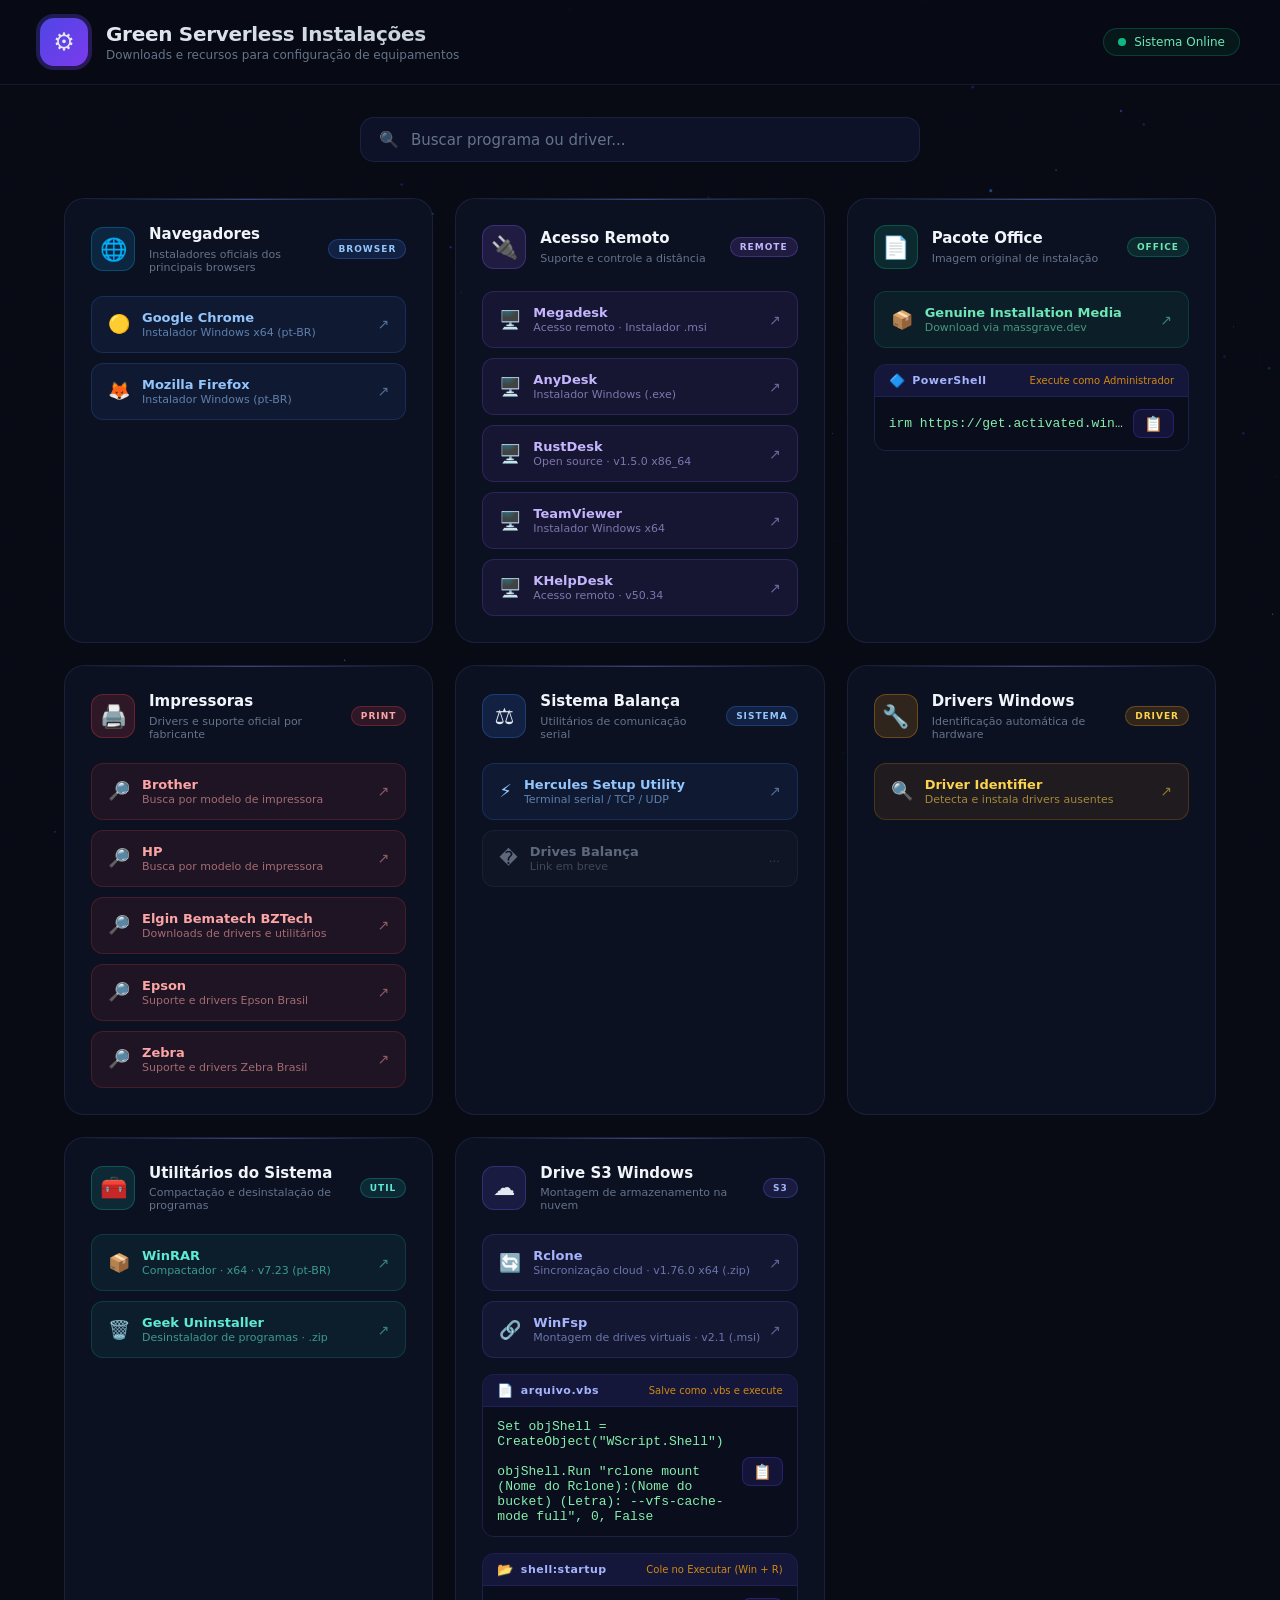
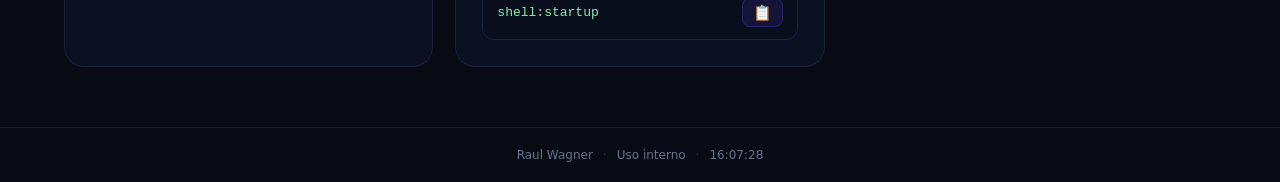
<file: link/index.html>
<!DOCTYPE html>
<html lang="pt-BR">
<head>
  <meta charset="UTF-8" />
  <meta name="viewport" content="width=device-width, initial-scale=1.0" />
  <title>Instalação</title>
  <link rel="stylesheet" href="style.css" />
</head>
<body>

  <!-- Fundo animado -->
  <canvas id="bg-canvas"></canvas>

  <!-- Header -->
  <header>
    <div class="header-inner">
      <div class="logo">
        <span class="logo-icon">⚙️</span>
        <div class="logo-pulse"></div>
      </div>
      <div class="header-text">
        <h1>Green Serverless Instalações</h1>
        <p>Downloads e recursos para configuração de equipamentos</p>
      </div>
      <div class="header-status">
        <span class="status-dot"></span>
        <span>Sistema Online</span>
      </div>
    </div>
  </header>

  <!-- Barra de busca -->
  <div class="search-bar-wrapper">
    <div class="search-bar">
      <span class="search-icon">🔍</span>
      <input type="text" id="search-input" placeholder="Buscar programa ou driver..." />
      <span class="search-clear" id="search-clear">✕</span>
    </div>
  </div>

  <!-- Grid de cards -->
  <main id="cards-grid">

    <!-- 1. Navegadores -->
    <div class="card" data-category="navegador browser chrome firefox internet">
      <div class="card-glow"></div>
      <div class="card-header">
        <div class="card-icon" style="--icon-color: #0ea5e9;">🌐</div>
        <div>
          <div class="card-title">Navegadores</div>
          <div class="card-subtitle">Instaladores oficiais dos principais browsers</div>
        </div>
        <div class="card-badge badge-blue">BROWSER</div>
      </div>
      <div class="btn-list">
        <a href="https://dl.google.com/tag/s/appguid%3D%7B8A69D345-D564-463C-AFF1-A69D9E530F96%7D%26iid%3D%7B147E1308-14F4-BFC5-176F-A293DC502D0B%7D%26lang%3Dpt-BR%26browser%3D4%26usagestats%3D1%26appname%3DGoogle%2520Chrome%26needsadmin%3Dprefers%26ap%3D-arch_x64-statsdef_1%26installdataindex%3Dempty/update2/installers/ChromeSetup.exe" target="_blank" class="btn btn-blue">
          <div class="btn-content">
            <span class="btn-icon">🟡</span>
            <div>
              <div class="btn-name">Google Chrome</div>
              <div class="btn-desc">Instalador Windows x64 (pt-BR)</div>
            </div>
          </div>
          <span class="btn-arrow">↗</span>
        </a>
        <a href="https://cdn.stubdownloader.services.mozilla.com/builds/firefox-stub/pt-BR/win/5e508b53a7d8e586b95e771aee1369e92e87f82ebdffc8d9c3790b33aed2ad03/Firefox%20Installer.exe" target="_blank" class="btn btn-blue">
          <div class="btn-content">
            <span class="btn-icon">🦊</span>
            <div>
              <div class="btn-name">Mozilla Firefox</div>
              <div class="btn-desc">Instalador Windows (pt-BR)</div>
            </div>
          </div>
          <span class="btn-arrow">↗</span>
        </a>
      </div>
    </div>

    <!-- 2. Acesso Remoto -->
    <div class="card" data-category="acesso remoto anydesk rustdesk teamviewer khelpdesk megadesk">
      <div class="card-glow"></div>
      <div class="card-header">
        <div class="card-icon" style="--icon-color: #8b5cf6;">🔌</div>
        <div>
          <div class="card-title">Acesso Remoto</div>
          <div class="card-subtitle">Suporte e controle a distância</div>
        </div>
        <div class="card-badge badge-purple">REMOTE</div>
      </div>
      <div class="btn-list">
        <a href="https://os.megaboot.eng.br/tools/megadesk.msi" target="_blank" class="btn btn-purple">
          <div class="btn-content">
            <span class="btn-icon">🖥️</span>
            <div>
              <div class="btn-name">Megadesk</div>
              <div class="btn-desc">Acesso remoto · Instalador .msi</div>
            </div>
          </div>
          <span class="btn-arrow">↗</span>
        </a>
        <a href="https://download.anydesk.com/AnyDesk.exe" target="_blank" class="btn btn-purple">
          <div class="btn-content">
            <span class="btn-icon">🖥️</span>
            <div>
              <div class="btn-name">AnyDesk</div>
              <div class="btn-desc">Instalador Windows (.exe)</div>
            </div>
          </div>
          <span class="btn-arrow">↗</span>
        </a>
        <a href="https://github.com/rustdesk/rustdesk/releases/download/1.5.0/rustdesk-1.5.0-x86_64.exe" target="_blank" class="btn btn-purple">
          <div class="btn-content">
            <span class="btn-icon">🖥️</span>
            <div>
              <div class="btn-name">RustDesk</div>
              <div class="btn-desc">Open source · v1.5.0 x86_64</div>
            </div>
          </div>
          <span class="btn-arrow">↗</span>
        </a>
        <a href="https://download.teamviewer.com/download/TeamViewer_Setup_x64.exe" target="_blank" class="btn btn-purple">
          <div class="btn-content">
            <span class="btn-icon">🖥️</span>
            <div>
              <div class="btn-name">TeamViewer</div>
              <div class="btn-desc">Instalador Windows x64</div>
            </div>
          </div>
          <span class="btn-arrow">↗</span>
        </a>
        <a href="https://khelpdesk.com/downloads/novo/KHelpDesk.exe?v=50.34" target="_blank" class="btn btn-purple">
          <div class="btn-content">
            <span class="btn-icon">🖥️</span>
            <div>
              <div class="btn-name">KHelpDesk</div>
              <div class="btn-desc">Acesso remoto · v50.34</div>
            </div>
          </div>
          <span class="btn-arrow">↗</span>
        </a>
      </div>
    </div>

    <!-- 3. Pacote Office -->
    <div class="card" data-category="office microsoft word excel powershell ativação">
      <div class="card-glow"></div>
      <div class="card-header">
        <div class="card-icon" style="--icon-color: #10b981;">📄</div>
        <div>
          <div class="card-title">Pacote Office</div>
          <div class="card-subtitle">Imagem original de instalação</div>
        </div>
        <div class="card-badge badge-green">OFFICE</div>
      </div>
      <div class="btn-list">
        <a href="https://c2rsetup.officeapps.live.com/c2r/download.aspx?ProductreleaseID=O365ProPlusRetail&platform=x64&language=pt-br&version=O16GA" target="_blank" class="btn btn-green">
          <div class="btn-content">
            <span class="btn-icon">📦</span>
            <div>
              <div class="btn-name">Genuine Installation Media</div>
              <div class="btn-desc">Download via massgrave.dev</div>
            </div>
          </div>
          <span class="btn-arrow">↗</span>
        </a>
      </div>

      <!-- Bloco PowerShell -->
      <div class="ps-block">
        <div class="ps-label">
          <span class="ps-label-icon">🔷</span>
          <span>PowerShell</span>
          <span class="ps-hint">Execute como Administrador</span>
        </div>
        <div class="ps-box">
          <code class="ps-code" id="ps-cmd">irm https://get.activated.win | iex</code>
          <button class="ps-copy-btn" id="ps-copy-btn" title="Copiar comando" onclick="copyPsCmd()">
            <span class="ps-copy-icon" id="ps-copy-icon">📋</span>
          </button>
        </div>
      </div>
    </div>

    <!-- 4. Impressoras -->
    <div class="card" data-category="impressora brother hp epson bematech bztech zebra driver print">
      <div class="card-glow"></div>
      <div class="card-header">
        <div class="card-icon" style="--icon-color: #ef4444;">🖨️</div>
        <div>
          <div class="card-title">Impressoras</div>
          <div class="card-subtitle">Drivers e suporte oficial por fabricante</div>
        </div>
        <div class="card-badge badge-red">PRINT</div>
      </div>
      <div class="btn-list">
        <a href="https://support.brother.com/g/b/productsearch.aspx?c=br&lang=pt&content=dl" target="_blank" class="btn btn-red">
          <div class="btn-content">
            <span class="btn-icon">🔎</span>
            <div>
              <div class="btn-name">Brother</div>
              <div class="btn-desc">Busca por modelo de impressora</div>
            </div>
          </div>
          <span class="btn-arrow">↗</span>
        </a>
        <a href="https://support.hp.com/br-pt/drivers/printers" target="_blank" class="btn btn-red">
          <div class="btn-content">
            <span class="btn-icon">🔎</span>
            <div>
              <div class="btn-name">HP</div>
              <div class="btn-desc">Busca por modelo de impressora</div>
            </div>
          </div>
          <span class="btn-arrow">↗</span>
        </a>
        <a href="https://www.bztech.com.br/downloads" target="_blank" class="btn btn-red">
          <div class="btn-content">
            <span class="btn-icon">🔎</span>
            <div>
              <div class="btn-name">Elgin Bematech BZTech</div>
              <div class="btn-desc">Downloads de drivers e utilitários</div>
            </div>
          </div>
          <span class="btn-arrow">↗</span>
        </a>
        <a href="https://epson.com.br/Suporte/Impressoras/sh/s1" target="_blank" class="btn btn-red">
          <div class="btn-content">
            <span class="btn-icon">🔎</span>
            <div>
              <div class="btn-name">Epson</div>
              <div class="btn-desc">Suporte e drivers Epson Brasil</div>
            </div>
          </div>
          <span class="btn-arrow">↗</span>
        </a>
        <a href="https://www.zebra.com/br/pt/support-downloads/printers.html" target="_blank" class="btn btn-red">
          <div class="btn-content">
            <span class="btn-icon">🔎</span>
            <div>
              <div class="btn-name">Zebra</div>
              <div class="btn-desc">Suporte e drivers Zebra Brasil</div>
            </div>
          </div>
          <span class="btn-arrow">↗</span>
        </a>
      </div>
    </div>

    <!-- 5. Sistema Balança -->
    <div class="card" data-category="balanca sistema">
      <div class="card-glow"></div>
      <div class="card-header">
        <div class="card-icon" style="--icon-color: #3b82f6;">⚖️</div>
        <div>
          <div class="card-title">Sistema Balança</div>
          <div class="card-subtitle">Utilitários de comunicação serial</div>
        </div>
        <div class="card-badge badge-blue">SISTEMA</div>
      </div>
      <div class="btn-list">
        <a href="https://www.hw-group.com/files/download/sw/version/hercules_3-2-8.exe" target="_blank" class="btn btn-blue">
          <div class="btn-content">
            <span class="btn-icon">⚡</span>
            <div>
              <div class="btn-name">Hercules Setup Utility</div>
              <div class="btn-desc">Terminal serial / TCP / UDP</div>
            </div>
          </div>
          <span class="btn-arrow">↗</span>
        </a>
        <a href="#" class="btn btn-gray" onclick="return false;" title="Link em breve">
          <div class="btn-content">
            <span class="btn-icon">�</span>
            <div>
              <div class="btn-name">Drives Balança</div>
              <div class="btn-desc">Link em breve</div>
            </div>
          </div>
          <span class="btn-arrow coming-soon">…</span>
        </a>
      </div>
    </div>

    <!-- 6. Drivers Windows -->
    <div class="card" data-category="drivers windows hardware">
      <div class="card-glow"></div>
      <div class="card-header">
        <div class="card-icon" style="--icon-color: #f59e0b;">🔧</div>
        <div>
          <div class="card-title">Drivers Windows</div>
          <div class="card-subtitle">Identificação automática de hardware</div>
        </div>
        <div class="card-badge badge-orange">DRIVER</div>
      </div>
      <div class="btn-list">
        <a href="https://www.driveridentifier.com/files/driveridentifier_setup.exe" target="_blank" class="btn btn-orange">
          <div class="btn-content">
            <span class="btn-icon">🔍</span>
            <div>
              <div class="btn-name">Driver Identifier</div>
              <div class="btn-desc">Detecta e instala drivers ausentes</div>
            </div>
          </div>
          <span class="btn-arrow">↗</span>
        </a>
      </div>
    </div>

    <!-- 7. Utilitários do Sistema -->
    <div class="card" data-category="utilitario compactador desinstalador winrar geek uninstaller zip rar sistema">
      <div class="card-glow"></div>
      <div class="card-header">
        <div class="card-icon" style="--icon-color: #14b8a6;">🧰</div>
        <div>
          <div class="card-title">Utilitários do Sistema</div>
          <div class="card-subtitle">Compactação e desinstalação de programas</div>
        </div>
        <div class="card-badge badge-teal">UTIL</div>
      </div>
      <div class="btn-list">
        <a href="https://www.win-rar.com/fileadmin/winrar-versions/winrar/winrar-x64-723br.exe" target="_blank" class="btn btn-teal">
          <div class="btn-content">
            <span class="btn-icon">📦</span>
            <div>
              <div class="btn-name">WinRAR</div>
              <div class="btn-desc">Compactador · x64 · v7.23 (pt-BR)</div>
            </div>
          </div>
          <span class="btn-arrow">↗</span>
        </a>
        <a href="https://geekuninstaller.com/geek.zip" target="_blank" class="btn btn-teal">
          <div class="btn-content">
            <span class="btn-icon">🗑️</span>
            <div>
              <div class="btn-name">Geek Uninstaller</div>
              <div class="btn-desc">Desinstalador de programas · .zip</div>
            </div>
          </div>
          <span class="btn-arrow">↗</span>
        </a>
      </div>
    </div>

    <!-- 8. Drive S3 Windows -->
    <div class="card" data-category="drive s3 cloud rclone winfsp nuvem armazenamento montagem bucket aws google amazon">
      <div class="card-glow"></div>
      <div class="card-header">
        <div class="card-icon" style="--icon-color: #6366f1;">☁️</div>
        <div>
          <div class="card-title">Drive S3 Windows</div>
          <div class="card-subtitle">Montagem de armazenamento na nuvem</div>
        </div>
        <div class="card-badge badge-indigo">S3</div>
      </div>
      <div class="btn-list">
        <a href="https://downloads.rclone.org/v1.76.0/rclone-v1.76.0-windows-amd64.zip" target="_blank" class="btn btn-indigo">
          <div class="btn-content">
            <span class="btn-icon">🔄</span>
            <div>
              <div class="btn-name">Rclone</div>
              <div class="btn-desc">Sincronização cloud · v1.76.0 x64 (.zip)</div>
            </div>
          </div>
          <span class="btn-arrow">↗</span>
        </a>
        <a href="https://github.com/winfsp/winfsp/releases/download/v2.1/winfsp-2.1.25156.msi" target="_blank" class="btn btn-indigo">
          <div class="btn-content">
            <span class="btn-icon">🔗</span>
            <div>
              <div class="btn-name">WinFsp</div>
              <div class="btn-desc">Montagem de drives virtuais · v2.1 (.msi)</div>
            </div>
          </div>
          <span class="btn-arrow">↗</span>
        </a>
      </div>

      <!-- Bloco arquivo.vbs -->
      <div class="ps-block">
        <div class="ps-label">
          <span class="ps-label-icon">📄</span>
          <span>arquivo.vbs</span>
          <span class="ps-hint">Salve como .vbs e execute</span>
        </div>
        <div class="ps-box">
          <code class="ps-code vbs-code" id="vbs-cmd">Set objShell = CreateObject("WScript.Shell")

objShell.Run "rclone mount (Nome do Rclone):(Nome do bucket) (Letra): --vfs-cache-mode full", 0, False</code>
          <button class="ps-copy-btn" id="vbs-copy-btn" title="Copiar comando" onclick="copyVbsCmd()">
            <span class="ps-copy-icon" id="vbs-copy-icon">📋</span>
          </button>
        </div>
      </div>

      <!-- Bloco shell:startup -->
      <div class="ps-block">
        <div class="ps-label">
          <span class="ps-label-icon">📂</span>
          <span>shell:startup</span>
          <span class="ps-hint">Cole no Executar (Win + R)</span>
        </div>
        <div class="ps-box">
          <code class="ps-code" id="startup-cmd">shell:startup</code>
          <button class="ps-copy-btn" id="startup-copy-btn" title="Copiar comando" onclick="copyStartupCmd()">
            <span class="ps-copy-icon" id="startup-copy-icon">📋</span>
          </button>
        </div>
      </div>
    </div>

  </main>

  <!-- Mensagem nenhum resultado -->
  <div class="no-results" id="no-results">
    <span>🔭</span>
    <p>Nenhum resultado encontrado para "<span id="no-results-term"></span>"</p>
  </div>

  <footer>
    <div class="footer-inner">
      <span>Raul Wagner</span>
      <span class="footer-sep">·</span>
      <span>Uso interno</span>
      <span class="footer-sep">·</span>
      <span id="footer-clock"></span>
    </div>
  </footer>

  <script src="app.js"></script>
</body>
</html>
</file>
<file: css/style.css>
/* =========================================
   GREEN SERVERLESS — STYLE.CSS
   Dark Tech Theme
   ========================================= */

/* ---- RESET & BASE ---- */
*, *::before, *::after {
  margin: 0;
  padding: 0;
  box-sizing: border-box;
}

:root {
  /* Cores principais */
  --green-light:   #00E5B0;
  --green-mid:     #1DB87A;
  --green-dark:    #0A8C5A;
  --navy-bg:       #070E1A;
  --navy-deep:     #0D1626;
  --navy-card:     #111E30;
  --navy-border:   #1E3050;
  --navy-hover:    #162540;

  /* Texto */
  --text-primary:  #E8F4FF;
  --text-secondary:#B0C4D8;
  --text-muted:    #607A94;

  /* Gradientes */
  --grad-green:    linear-gradient(135deg, #00E5B0 0%, #1DB87A 50%, #0A8C5A 100%);
  --grad-hero:     linear-gradient(135deg, #070E1A 0%, #0D1F3C 50%, #081520 100%);
  --grad-card:     linear-gradient(145deg, #111E30 0%, #0D1626 100%);

  /* Sombras e brilhos */
  --glow-green:    0 0 20px rgba(0, 229, 176, 0.35);
  --glow-strong:   0 0 40px rgba(0, 229, 176, 0.5);
  --shadow-card:   0 8px 32px rgba(0, 0, 0, 0.5);
  --shadow-deep:   0 20px 60px rgba(0, 0, 0, 0.7);

  /* Layout */
  --max-width:     1200px;
  --radius-sm:     8px;
  --radius-md:     14px;
  --radius-lg:     24px;

  /* Transições */
  --transition:    all 0.3s cubic-bezier(0.4, 0, 0.2, 1);
  --transition-slow: all 0.6s cubic-bezier(0.4, 0, 0.2, 1);
}

html {
  scroll-behavior: smooth;
  overflow-x: hidden;
}

body {
  font-family: 'Inter', 'Segoe UI', system-ui, -apple-system, sans-serif;
  background-color: var(--navy-bg);
  color: var(--text-primary);
  line-height: 1.6;
  overflow-x: hidden;
}

/* ---- SCROLLBAR ---- */
::-webkit-scrollbar { width: 6px; }
::-webkit-scrollbar-track { background: var(--navy-deep); }
::-webkit-scrollbar-thumb {
  background: var(--green-mid);
  border-radius: 3px;
}
::-webkit-scrollbar-thumb:hover { background: var(--green-light); }

/* ---- SELEÇÃO DE TEXTO ---- */
::selection {
  background: rgba(0, 229, 176, 0.25);
  color: var(--green-light);
}

/* ---- TIPOGRAFIA ---- */
h1, h2, h3, h4, h5 {
  font-weight: 700;
  line-height: 1.2;
  letter-spacing: -0.02em;
}

h1 { font-size: clamp(2.2rem, 5vw, 4rem); }
h2 { font-size: clamp(1.8rem, 3.5vw, 2.8rem); }
h3 { font-size: clamp(1.2rem, 2vw, 1.6rem); }

p { color: var(--text-secondary); line-height: 1.75; }

a {
  color: var(--green-light);
  text-decoration: none;
  transition: var(--transition);
}
a:hover { color: #fff; }

/* ---- UTILITÁRIOS ---- */
.container {
  max-width: var(--max-width);
  margin: 0 auto;
  padding: 0 24px;
}

.section-tag {
  display: inline-flex;
  align-items: center;
  gap: 8px;
  background: rgba(0, 229, 176, 0.1);
  border: 1px solid rgba(0, 229, 176, 0.25);
  color: var(--green-light);
  font-size: 0.78rem;
  font-weight: 600;
  letter-spacing: 0.12em;
  text-transform: uppercase;
  padding: 6px 16px;
  border-radius: 100px;
  margin-bottom: 20px;
}

.section-tag::before {
  content: '';
  width: 6px;
  height: 6px;
  border-radius: 50%;
  background: var(--green-light);
  box-shadow: var(--glow-green);
  animation: pulse-dot 2s ease-in-out infinite;
}

@keyframes pulse-dot {
  0%, 100% { opacity: 1; transform: scale(1); }
  50% { opacity: 0.5; transform: scale(0.7); }
}

.section-header {
  text-align: center;
  margin-bottom: 64px;
}

.section-header h2 { margin-bottom: 16px; }

.section-header h2 span {
  background: var(--grad-green);
  -webkit-background-clip: text;
  -webkit-text-fill-color: transparent;
  background-clip: text;
}

.section-header p {
  max-width: 560px;
  margin: 0 auto;
  font-size: 1.05rem;
}

.gradient-text {
  background: var(--grad-green);
  -webkit-background-clip: text;
  -webkit-text-fill-color: transparent;
  background-clip: text;
}

/* ---- BOTÕES ---- */
.btn {
  display: inline-flex;
  align-items: center;
  gap: 10px;
  padding: 14px 32px;
  border-radius: var(--radius-sm);
  font-size: 0.95rem;
  font-weight: 600;
  cursor: pointer;
  transition: var(--transition);
  border: none;
  outline: none;
  text-decoration: none;
  white-space: nowrap;
}

.btn-primary {
  background: var(--grad-green);
  color: #070E1A;
  box-shadow: var(--glow-green);
}

.btn-primary:hover {
  transform: translateY(-2px);
  box-shadow: var(--glow-strong);
  color: #070E1A;
}

.btn-outline {
  background: transparent;
  color: var(--green-light);
  border: 1.5px solid var(--green-light);
}

.btn-outline:hover {
  background: rgba(0, 229, 176, 0.1);
  transform: translateY(-2px);
  color: var(--green-light);
  box-shadow: var(--glow-green);
}

.btn-ghost {
  background: rgba(255,255,255,0.05);
  color: var(--text-primary);
  border: 1px solid var(--navy-border);
}

.btn-ghost:hover {
  background: var(--navy-hover);
  color: var(--text-primary);
  border-color: var(--green-light);
}

/* ---- NAVBAR ---- */
.navbar {
  position: fixed;
  top: 0;
  left: 0;
  right: 0;
  z-index: 1000;
  padding: 16px 0;
  transition: var(--transition);
  border-bottom: 1px solid transparent;
}

.navbar.scrolled {
  background: rgba(7, 14, 26, 0.92);
  backdrop-filter: blur(20px);
  -webkit-backdrop-filter: blur(20px);
  border-bottom-color: var(--navy-border);
  padding: 12px 0;
}

.nav-inner {
  display: flex;
  align-items: center;
  justify-content: space-between;
  gap: 24px;
}

.nav-logo {
  display: flex;
  align-items: center;
  gap: 10px;
  text-decoration: none;
}

.nav-logo img {
  height: 64px;
  width: auto;
  /* mix-blend-mode: screen apaga o fundo branco do PNG no tema dark */
  mix-blend-mode: screen;
  filter:
    drop-shadow(0 0 12px rgba(0, 229, 176, 0.65))
    drop-shadow(0 0 28px rgba(0, 229, 176, 0.3));
  transition: var(--transition);
}

.nav-logo img:hover {
  filter:
    drop-shadow(0 0 16px rgba(0, 229, 176, 0.85))
    drop-shadow(0 0 40px rgba(0, 229, 176, 0.45));
  transform: scale(1.06);
}

.nav-links {
  display: flex;
  align-items: center;
  gap: 36px;
  list-style: none;
}

.nav-links a {
  color: var(--text-secondary);
  font-size: 0.92rem;
  font-weight: 500;
  position: relative;
  text-decoration: none;
}

.nav-links a::after {
  content: '';
  position: absolute;
  bottom: -4px;
  left: 0;
  width: 0;
  height: 2px;
  background: var(--grad-green);
  border-radius: 2px;
  transition: var(--transition);
}

.nav-links a:hover {
  color: var(--text-primary);
}

.nav-links a:hover::after { width: 100%; }

.nav-cta {
  display: flex;
  align-items: center;
  gap: 12px;
}

/* Menu hamburguer (mobile) */
.nav-toggle {
  display: none;
  flex-direction: column;
  gap: 5px;
  cursor: pointer;
  padding: 4px;
  background: none;
  border: none;
}

.nav-toggle span {
  display: block;
  width: 24px;
  height: 2px;
  background: var(--text-primary);
  border-radius: 2px;
  transition: var(--transition);
}

.nav-toggle.active span:nth-child(1) {
  transform: translateY(7px) rotate(45deg);
}
.nav-toggle.active span:nth-child(2) { opacity: 0; }
.nav-toggle.active span:nth-child(3) {
  transform: translateY(-7px) rotate(-45deg);
}

/* ---- HERO ---- */
.hero {
  position: relative;
  min-height: 100vh;
  display: flex;
  align-items: center;
  overflow: hidden;
  background: var(--grad-hero);
  padding-top: 80px;
}

/* Canvas de partículas */
#particles-canvas {
  position: absolute;
  inset: 0;
  z-index: 0;
  opacity: 0.6;
}

/* Grid tech de fundo */
.hero-grid {
  position: absolute;
  inset: 0;
  background-image:
    linear-gradient(rgba(0,229,176,0.04) 1px, transparent 1px),
    linear-gradient(90deg, rgba(0,229,176,0.04) 1px, transparent 1px);
  background-size: 60px 60px;
  z-index: 0;
}

/* Glow radial central */
.hero-glow {
  position: absolute;
  top: 50%;
  left: 50%;
  transform: translate(-50%, -50%);
  width: 700px;
  height: 700px;
  background: radial-gradient(circle, rgba(0,229,176,0.08) 0%, transparent 70%);
  z-index: 0;
  pointer-events: none;
}

.hero-content {
  position: relative;
  z-index: 1;
  display: grid;
  grid-template-columns: 1fr 1fr;
  gap: 80px;
  align-items: center;
}

.hero-text { max-width: 600px; }

.hero-badge {
  display: inline-flex;
  align-items: center;
  gap: 8px;
  background: rgba(0, 229, 176, 0.08);
  border: 1px solid rgba(0, 229, 176, 0.2);
  color: var(--green-light);
  font-size: 0.8rem;
  font-weight: 600;
  letter-spacing: 0.1em;
  text-transform: uppercase;
  padding: 8px 18px;
  border-radius: 100px;
  margin-bottom: 28px;
  animation: fadeInDown 0.8s ease both;
}

.hero-badge-dot {
  width: 8px;
  height: 8px;
  border-radius: 50%;
  background: var(--green-light);
  box-shadow: var(--glow-green);
  animation: pulse-dot 1.5s ease-in-out infinite;
}

.hero-title {
  margin-bottom: 24px;
  animation: fadeInUp 0.8s ease 0.1s both;
}

.hero-title .line-2 {
  display: block;
  background: var(--grad-green);
  -webkit-background-clip: text;
  -webkit-text-fill-color: transparent;
  background-clip: text;
}

.hero-description {
  font-size: 1.1rem;
  margin-bottom: 40px;
  max-width: 500px;
  animation: fadeInUp 0.8s ease 0.2s both;
}

.hero-actions {
  display: flex;
  align-items: center;
  gap: 16px;
  flex-wrap: wrap;
  animation: fadeInUp 0.8s ease 0.3s both;
}

.hero-stats {
  display: flex;
  gap: 40px;
  margin-top: 56px;
  padding-top: 40px;
  border-top: 1px solid var(--navy-border);
  animation: fadeInUp 0.8s ease 0.4s both;
}

.stat-item { text-align: left; }

.stat-number {
  font-size: 2rem;
  font-weight: 800;
  background: var(--grad-green);
  -webkit-background-clip: text;
  -webkit-text-fill-color: transparent;
  background-clip: text;
  line-height: 1;
}

.stat-label {
  font-size: 0.82rem;
  color: var(--text-muted);
  margin-top: 4px;
}

/* Visual direita do hero - mockup tech */
.hero-visual {
  position: relative;
  display: flex;
  justify-content: center;
  align-items: center;
  animation: fadeInRight 0.8s ease 0.2s both;
}

.hero-card-stack {
  position: relative;
  width: 380px;
  height: 420px;
}

.hero-card {
  position: absolute;
  background: var(--grad-card);
  border: 1px solid var(--navy-border);
  border-radius: var(--radius-md);
  padding: 24px;
  box-shadow: var(--shadow-card);
  transition: var(--transition-slow);
}

.hero-card-main {
  top: 0; left: 0; right: 0;
  z-index: 3;
  border-color: rgba(0,229,176,0.2);
  box-shadow: var(--shadow-card), var(--glow-green);
}

.hero-card-back1 {
  top: 20px; left: -20px; right: 20px;
  z-index: 2;
  opacity: 0.7;
}

.hero-card-back2 {
  top: 40px; left: -40px; right: 40px;
  z-index: 1;
  opacity: 0.4;
}

.card-header-row {
  display: flex;
  align-items: center;
  justify-content: space-between;
  margin-bottom: 20px;
}

.card-dots { display: flex; gap: 6px; }
.card-dots span {
  width: 10px; height: 10px;
  border-radius: 50%;
}
.card-dots span:nth-child(1) { background: #ff5f57; }
.card-dots span:nth-child(2) { background: #febc2e; }
.card-dots span:nth-child(3) { background: #28c840; }

.card-status {
  display: flex;
  align-items: center;
  gap: 6px;
  font-size: 0.72rem;
  color: var(--green-light);
  font-weight: 600;
}

.status-dot {
  width: 6px; height: 6px;
  border-radius: 50%;
  background: var(--green-light);
  box-shadow: 0 0 6px var(--green-light);
  animation: pulse-dot 1.5s infinite;
}

.card-code {
  font-family: 'Courier New', 'Fira Code', monospace;
  font-size: 0.78rem;
  line-height: 1.8;
}

.code-line {
  display: flex;
  gap: 12px;
}

.code-num {
  color: var(--text-muted);
  user-select: none;
  min-width: 16px;
  text-align: right;
}

.code-kw   { color: #C792EA; }
.code-fn   { color: #82AAFF; }
.code-str  { color: var(--green-light); }
.code-var  { color: #F78C6C; }
.code-cmt  { color: var(--text-muted); font-style: italic; }
.code-sym  { color: var(--text-secondary); }

.card-metrics {
  display: grid;
  grid-template-columns: 1fr 1fr;
  gap: 12px;
  margin-top: 20px;
}

.metric-box {
  background: rgba(0,229,176,0.05);
  border: 1px solid rgba(0,229,176,0.12);
  border-radius: var(--radius-sm);
  padding: 10px 14px;
}

.metric-label {
  font-size: 0.68rem;
  color: var(--text-muted);
  text-transform: uppercase;
  letter-spacing: 0.08em;
}

.metric-val {
  font-size: 1.1rem;
  font-weight: 700;
  color: var(--green-light);
  margin-top: 2px;
}

/* Floating badges no hero */
.hero-float {
  position: absolute;
  background: var(--navy-card);
  border: 1px solid var(--navy-border);
  border-radius: var(--radius-sm);
  padding: 10px 16px;
  font-size: 0.78rem;
  font-weight: 600;
  display: flex;
  align-items: center;
  gap: 8px;
  box-shadow: var(--shadow-card);
  animation: float 3s ease-in-out infinite;
}

.hero-float.f1 {
  top: -20px;
  right: -30px;
  color: var(--green-light);
  border-color: rgba(0,229,176,0.25);
  animation-delay: 0s;
}

.hero-float.f2 {
  bottom: 30px;
  left: -40px;
  color: #82AAFF;
  border-color: rgba(130,170,255,0.25);
  animation-delay: 1.5s;
}

@keyframes float {
  0%, 100% { transform: translateY(0px); }
  50% { transform: translateY(-8px); }
}

/* ---- SERVIÇOS ---- */
.services {
  padding: 120px 0;
  background: var(--navy-deep);
  position: relative;
}

.services::before {
  content: '';
  position: absolute;
  top: 0; left: 0; right: 0;
  height: 1px;
  background: linear-gradient(90deg, transparent, var(--navy-border), transparent);
}

.services-grid {
  display: grid;
  grid-template-columns: repeat(auto-fit, minmax(280px, 1fr));
  gap: 24px;
}

.service-card {
  background: var(--grad-card);
  border: 1px solid var(--navy-border);
  border-radius: var(--radius-md);
  padding: 36px 32px;
  transition: var(--transition);
  position: relative;
  overflow: hidden;
  cursor: default;
}

.service-card::before {
  content: '';
  position: absolute;
  top: 0; left: 0; right: 0;
  height: 3px;
  background: var(--grad-green);
  transform: scaleX(0);
  transition: var(--transition);
  transform-origin: left;
}

.service-card:hover {
  border-color: rgba(0,229,176,0.3);
  transform: translateY(-6px);
  box-shadow: var(--shadow-card), var(--glow-green);
}

.service-card:hover::before { transform: scaleX(1); }

.service-icon {
  width: 56px;
  height: 56px;
  background: rgba(0,229,176,0.1);
  border: 1px solid rgba(0,229,176,0.2);
  border-radius: var(--radius-sm);
  display: flex;
  align-items: center;
  justify-content: center;
  margin-bottom: 24px;
  transition: var(--transition);
  font-size: 1.6rem;
}

.service-card:hover .service-icon {
  background: rgba(0,229,176,0.18);
  box-shadow: var(--glow-green);
}

.service-card h3 {
  font-size: 1.15rem;
  margin-bottom: 12px;
  color: var(--text-primary);
}

.service-card p {
  font-size: 0.9rem;
  margin-bottom: 24px;
}

.service-tags {
  display: flex;
  flex-wrap: wrap;
  gap: 8px;
}

.service-tag {
  font-size: 0.72rem;
  padding: 4px 10px;
  background: rgba(0,229,176,0.06);
  border: 1px solid rgba(0,229,176,0.15);
  color: var(--text-muted);
  border-radius: 100px;
  font-weight: 500;
}

/* ---- STACK AWS ---- */
.aws-stack {
  padding: 120px 0;
  background: var(--navy-bg);
  position: relative;
  overflow: hidden;
}

.aws-stack::before {
  content: '';
  position: absolute;
  top: 0; left: 0; right: 0;
  height: 1px;
  background: linear-gradient(90deg, transparent, var(--navy-border), transparent);
}

/* Glow de fundo */
.aws-stack::after {
  content: '';
  position: absolute;
  bottom: -200px;
  left: 50%;
  transform: translateX(-50%);
  width: 800px;
  height: 400px;
  background: radial-gradient(ellipse, rgba(0,229,176,0.06) 0%, transparent 70%);
  pointer-events: none;
}

.aws-grid {
  display: grid;
  grid-template-columns: repeat(3, 1fr);
  gap: 20px;
}

.aws-card {
  background: var(--grad-card);
  border: 1px solid var(--navy-border);
  border-radius: var(--radius-md);
  padding: 28px 24px;
  display: flex;
  align-items: flex-start;
  gap: 18px;
  transition: var(--transition);
  position: relative;
  overflow: hidden;
}

.aws-card::after {
  content: '';
  position: absolute;
  inset: 0;
  background: linear-gradient(135deg, rgba(0,229,176,0.04) 0%, transparent 60%);
  opacity: 0;
  transition: var(--transition);
}

.aws-card:hover {
  border-color: rgba(0,229,176,0.3);
  transform: translateY(-4px);
  box-shadow: var(--shadow-card), 0 0 30px rgba(0,229,176,0.12);
}

.aws-card:hover::after { opacity: 1; }

.aws-icon {
  width: 48px;
  height: 48px;
  border-radius: var(--radius-sm);
  display: flex;
  align-items: center;
  justify-content: center;
  font-size: 1.5rem;
  flex-shrink: 0;
  position: relative;
  z-index: 1;
}

.aws-info { position: relative; z-index: 1; }

.aws-service-name {
  font-size: 1rem;
  font-weight: 700;
  color: var(--text-primary);
  margin-bottom: 4px;
}

.aws-service-desc {
  font-size: 0.82rem;
  color: var(--text-muted);
  line-height: 1.5;
}

.aws-badge {
  display: inline-block;
  font-size: 0.65rem;
  font-weight: 700;
  text-transform: uppercase;
  letter-spacing: 0.1em;
  padding: 2px 8px;
  border-radius: 100px;
  margin-top: 8px;
}

/* Cores por serviço AWS */
.aws-s3       { background: rgba(255,153,0,0.15); color: #FF9900; }
.aws-cf       { background: rgba(130,170,255,0.15); color: #82AAFF; }
.aws-lambda   { background: rgba(255,169,50,0.15); color: #FFA932; }
.aws-dynamo   { background: rgba(0,229,176,0.15); color: var(--green-light); }
.aws-cognito  { background: rgba(167,139,250,0.15); color: #A78BFA; }
.aws-route53  { background: rgba(251,113,133,0.15); color: #FB7185; }
.aws-ses      { background: rgba(52,211,153,0.15); color: #34D399; }
.aws-api      { background: rgba(251,191,36,0.15); color: #FBBF24; }
.aws-iam      { background: rgba(248,113,113,0.15); color: #F87171; }

/* ---- COMO FUNCIONA ---- */
.how-it-works {
  padding: 120px 0;
  background: var(--navy-deep);
  position: relative;
}

.how-it-works::before {
  content: '';
  position: absolute;
  top: 0; left: 0; right: 0;
  height: 1px;
  background: linear-gradient(90deg, transparent, var(--navy-border), transparent);
}

.steps-grid {
  display: grid;
  grid-template-columns: repeat(4, 1fr);
  gap: 0;
  position: relative;
}

/* Linha conectora */
.steps-grid::before {
  content: '';
  position: absolute;
  top: 48px;
  left: calc(12.5% + 24px);
  right: calc(12.5% + 24px);
  height: 2px;
  background: linear-gradient(90deg, transparent, var(--green-mid), var(--green-mid), var(--green-mid), transparent);
  opacity: 0.3;
}

.step-item {
  display: flex;
  flex-direction: column;
  align-items: center;
  text-align: center;
  padding: 0 24px;
  position: relative;
}

.step-number {
  width: 56px;
  height: 56px;
  border-radius: 50%;
  background: var(--navy-card);
  border: 2px solid var(--navy-border);
  display: flex;
  align-items: center;
  justify-content: center;
  font-size: 1.2rem;
  font-weight: 800;
  color: var(--text-muted);
  margin-bottom: 24px;
  position: relative;
  z-index: 1;
  transition: var(--transition);
}

.step-item.active .step-number,
.step-item:hover .step-number {
  background: rgba(0,229,176,0.12);
  border-color: var(--green-light);
  color: var(--green-light);
  box-shadow: var(--glow-green);
}

.step-icon {
  font-size: 2rem;
  margin-bottom: 16px;
}

.step-title {
  font-size: 1rem;
  font-weight: 700;
  color: var(--text-primary);
  margin-bottom: 10px;
}

.step-desc {
  font-size: 0.85rem;
  color: var(--text-muted);
  line-height: 1.6;
}

/* ---- PORTFÓLIO ---- */
.portfolio {
  padding: 120px 0;
  background: var(--navy-bg);
  position: relative;
}

.portfolio::before {
  content: '';
  position: absolute;
  top: 0; left: 0; right: 0;
  height: 1px;
  background: linear-gradient(90deg, transparent, var(--navy-border), transparent);
}

.portfolio-grid {
  display: grid;
  grid-template-columns: repeat(auto-fit, minmax(500px, 1fr));
  gap: 28px;
}

.portfolio-card {
  background: var(--grad-card);
  border: 1px solid var(--navy-border);
  border-radius: var(--radius-lg);
  overflow: hidden;
  transition: var(--transition);
  group: true;
}

.portfolio-card:hover {
  border-color: rgba(0,229,176,0.3);
  transform: translateY(-6px);
  box-shadow: var(--shadow-deep);
}

.portfolio-preview {
  position: relative;
  height: 240px;
  background: var(--navy-deep);
  overflow: hidden;
  display: flex;
  align-items: center;
  justify-content: center;
}

.portfolio-preview iframe {
  width: 150%;
  height: 150%;
  transform: scale(0.67);
  transform-origin: top left;
  border: none;
  pointer-events: none;
}

.portfolio-overlay {
  position: absolute;
  inset: 0;
  background: linear-gradient(to bottom, transparent 40%, var(--navy-card) 100%);
  display: flex;
  align-items: center;
  justify-content: center;
  opacity: 0;
  transition: var(--transition);
}

.portfolio-card:hover .portfolio-overlay { opacity: 1; }

.portfolio-overlay .btn {
  transform: translateY(10px);
  transition: var(--transition);
}

.portfolio-card:hover .portfolio-overlay .btn {
  transform: translateY(0);
}

.portfolio-info {
  padding: 28px 32px;
}

.portfolio-tags {
  display: flex;
  gap: 8px;
  flex-wrap: wrap;
  margin-bottom: 16px;
}

.portfolio-tag {
  font-size: 0.7rem;
  padding: 4px 10px;
  background: rgba(0,229,176,0.08);
  border: 1px solid rgba(0,229,176,0.18);
  color: var(--green-light);
  border-radius: 100px;
  font-weight: 600;
  text-transform: uppercase;
  letter-spacing: 0.08em;
}

.portfolio-info h3 {
  font-size: 1.25rem;
  color: var(--text-primary);
  margin-bottom: 10px;
}

.portfolio-info p {
  font-size: 0.88rem;
  margin-bottom: 20px;
}

.portfolio-link {
  display: inline-flex;
  align-items: center;
  gap: 6px;
  color: var(--green-light);
  font-size: 0.88rem;
  font-weight: 600;
  text-decoration: none;
  transition: var(--transition);
}

.portfolio-link:hover {
  gap: 10px;
  color: #fff;
}

.portfolio-link svg {
  transition: var(--transition);
}

/* ---- CONTATO ---- */
.contact {
  padding: 120px 0;
  background: var(--navy-deep);
  position: relative;
}

.contact::before {
  content: '';
  position: absolute;
  top: 0; left: 0; right: 0;
  height: 1px;
  background: linear-gradient(90deg, transparent, var(--navy-border), transparent);
}

.contact-wrapper {
  display: grid;
  grid-template-columns: 1fr 1fr;
  gap: 80px;
  align-items: start;
}

.contact-info h2 { margin-bottom: 20px; }
.contact-info p  { margin-bottom: 36px; }

.contact-items {
  display: flex;
  flex-direction: column;
  gap: 20px;
}

.contact-item {
  display: flex;
  align-items: center;
  gap: 16px;
  padding: 18px 22px;
  background: var(--grad-card);
  border: 1px solid var(--navy-border);
  border-radius: var(--radius-sm);
  transition: var(--transition);
  text-decoration: none;
}

.contact-item:hover {
  border-color: rgba(0,229,176,0.3);
  transform: translateX(4px);
}

.contact-item-icon {
  width: 44px;
  height: 44px;
  background: rgba(0,229,176,0.1);
  border: 1px solid rgba(0,229,176,0.2);
  border-radius: var(--radius-sm);
  display: flex;
  align-items: center;
  justify-content: center;
  font-size: 1.2rem;
  flex-shrink: 0;
}

.contact-item-text strong {
  display: block;
  font-size: 0.82rem;
  text-transform: uppercase;
  letter-spacing: 0.08em;
  color: var(--text-muted);
  margin-bottom: 2px;
}

.contact-item-text span {
  font-size: 0.92rem;
  color: var(--text-primary);
  font-weight: 500;
}

/* Formulário */
.contact-form {
  background: var(--grad-card);
  border: 1px solid var(--navy-border);
  border-radius: var(--radius-lg);
  padding: 40px;
}

.form-row {
  display: grid;
  grid-template-columns: 1fr 1fr;
  gap: 16px;
  margin-bottom: 16px;
}

.form-group {
  display: flex;
  flex-direction: column;
  gap: 8px;
  margin-bottom: 16px;
}

.form-group label {
  font-size: 0.82rem;
  font-weight: 600;
  color: var(--text-secondary);
  letter-spacing: 0.04em;
}

.form-group input,
.form-group select,
.form-group textarea {
  background: rgba(13,22,38,0.8);
  border: 1px solid var(--navy-border);
  border-radius: var(--radius-sm);
  color: var(--text-primary);
  font-size: 0.92rem;
  padding: 13px 16px;
  transition: var(--transition);
  font-family: inherit;
  outline: none;
  width: 100%;
}

.form-group input:focus,
.form-group select:focus,
.form-group textarea:focus {
  border-color: var(--green-light);
  box-shadow: 0 0 0 3px rgba(0,229,176,0.1);
}

.form-group input::placeholder,
.form-group textarea::placeholder {
  color: var(--text-muted);
}

.form-group select option {
  background: var(--navy-deep);
  color: var(--text-primary);
}

.form-group textarea {
  resize: vertical;
  min-height: 120px;
}

.form-submit {
  width: 100%;
  justify-content: center;
  font-size: 1rem;
  padding: 16px;
}

.form-feedback {
  margin-top: 16px;
  padding: 14px 18px;
  border-radius: var(--radius-sm);
  font-size: 0.88rem;
  font-weight: 500;
  display: none;
}

.form-feedback.success {
  display: block;
  background: rgba(0,229,176,0.1);
  border: 1px solid rgba(0,229,176,0.3);
  color: var(--green-light);
}

.form-feedback.error {
  display: block;
  background: rgba(251,113,133,0.1);
  border: 1px solid rgba(251,113,133,0.3);
  color: #FB7185;
}

/* WhatsApp CTA */
.whatsapp-cta {
  display: flex;
  align-items: center;
  gap: 12px;
  padding: 20px 24px;
  background: linear-gradient(135deg, rgba(37,211,102,0.1) 0%, rgba(37,211,102,0.05) 100%);
  border: 1px solid rgba(37,211,102,0.25);
  border-radius: var(--radius-md);
  margin-top: 24px;
  text-decoration: none;
  transition: var(--transition);
}

.whatsapp-cta:hover {
  background: linear-gradient(135deg, rgba(37,211,102,0.18) 0%, rgba(37,211,102,0.1) 100%);
  border-color: rgba(37,211,102,0.45);
  transform: translateY(-2px);
}

.whatsapp-icon {
  width: 48px; height: 48px;
  background: #25D366;
  border-radius: 50%;
  display: flex;
  align-items: center;
  justify-content: center;
  flex-shrink: 0;
  box-shadow: 0 0 20px rgba(37,211,102,0.4);
}

.whatsapp-cta-text strong {
  display: block;
  color: var(--text-primary);
  font-size: 0.95rem;
}

.whatsapp-cta-text span {
  color: var(--text-muted);
  font-size: 0.82rem;
}

/* ---- FOOTER ---- */
.footer {
  background: var(--navy-bg);
  border-top: 1px solid var(--navy-border);
  padding: 64px 0 32px;
}

.footer-grid {
  display: grid;
  grid-template-columns: 2fr 1fr 1fr;
  gap: 60px;
  margin-bottom: 48px;
}

.footer-brand img {
  height: 88px;
  margin-bottom: 20px;
  mix-blend-mode: screen;
  filter:
    drop-shadow(0 0 14px rgba(0, 229, 176, 0.65))
    drop-shadow(0 0 36px rgba(0, 229, 176, 0.3));
}

.footer-brand p {
  font-size: 0.88rem;
  max-width: 280px;
  margin-bottom: 24px;
}

.footer-social {
  display: flex;
  gap: 12px;
}

.social-btn {
  width: 36px; height: 36px;
  background: var(--navy-card);
  border: 1px solid var(--navy-border);
  border-radius: var(--radius-sm);
  display: flex;
  align-items: center;
  justify-content: center;
  color: var(--text-muted);
  text-decoration: none;
  transition: var(--transition);
  font-size: 1rem;
}

.social-btn:hover {
  border-color: var(--green-light);
  color: var(--green-light);
  box-shadow: var(--glow-green);
}

.footer-col h4 {
  font-size: 0.82rem;
  text-transform: uppercase;
  letter-spacing: 0.12em;
  color: var(--text-muted);
  margin-bottom: 20px;
}

.footer-links {
  list-style: none;
  display: flex;
  flex-direction: column;
  gap: 12px;
}

.footer-links a {
  color: var(--text-secondary);
  font-size: 0.88rem;
  text-decoration: none;
  transition: var(--transition);
}

.footer-links a:hover {
  color: var(--green-light);
  padding-left: 4px;
}

.footer-bottom {
  padding-top: 32px;
  border-top: 1px solid var(--navy-border);
  display: flex;
  align-items: center;
  justify-content: space-between;
  flex-wrap: wrap;
  gap: 12px;
}

.footer-bottom-left {
  display: flex;
  flex-direction: column;
  gap: 4px;
}

.footer-bottom p {
  font-size: 0.82rem;
  color: var(--text-muted);
}

.footer-bottom span {
  color: var(--green-light);
}

.footer-legal {
  font-size: 0.78rem;
  color: var(--text-muted);
}

.footer-legal a {
  color: var(--text-muted);
  text-decoration: none;
  transition: color 0.2s;
}

.footer-legal a:hover {
  color: var(--green-light);
}

.aws-powered {
  display: flex;
  align-items: center;
  gap: 8px;
  font-size: 0.78rem;
  color: var(--text-muted);
}

.aws-powered-badge {
  background: rgba(255,153,0,0.1);
  border: 1px solid rgba(255,153,0,0.25);
  color: #FF9900;
  font-size: 0.68rem;
  font-weight: 700;
  letter-spacing: 0.08em;
  padding: 3px 8px;
  border-radius: 4px;
}

/* ---- WHATSAPP FLOAT BUTTON ---- */
.whatsapp-float {
  position: fixed;
  bottom: 32px;
  right: 32px;
  width: 58px;
  height: 58px;
  background: #25D366;
  border-radius: 50%;
  display: flex;
  align-items: center;
  justify-content: center;
  box-shadow: 0 4px 20px rgba(37,211,102,0.45);
  text-decoration: none;
  z-index: 999;
  transition: var(--transition);
  animation: float 3s ease-in-out infinite;
}

.whatsapp-float:hover {
  transform: scale(1.1) translateY(-2px);
  box-shadow: 0 6px 30px rgba(37,211,102,0.6);
}

.whatsapp-float svg {
  width: 30px;
  height: 30px;
  fill: white;
}

/* ---- ANIMAÇÕES DE ENTRADA ---- */
@keyframes fadeInUp {
  from { opacity: 0; transform: translateY(30px); }
  to   { opacity: 1; transform: translateY(0); }
}

@keyframes fadeInDown {
  from { opacity: 0; transform: translateY(-20px); }
  to   { opacity: 1; transform: translateY(0); }
}

@keyframes fadeInRight {
  from { opacity: 0; transform: translateX(40px); }
  to   { opacity: 1; transform: translateX(0); }
}

@keyframes fadeInLeft {
  from { opacity: 0; transform: translateX(-40px); }
  to   { opacity: 1; transform: translateX(0); }
}

/* Classe de animação via scroll (Intersection Observer) */
.reveal {
  opacity: 0;
  transform: translateY(30px);
  transition: opacity 0.7s ease, transform 0.7s ease;
}

.reveal.visible {
  opacity: 1;
  transform: translateY(0);
}

.reveal-left {
  opacity: 0;
  transform: translateX(-30px);
  transition: opacity 0.7s ease, transform 0.7s ease;
}

.reveal-left.visible {
  opacity: 1;
  transform: translateX(0);
}

.reveal-right {
  opacity: 0;
  transform: translateX(30px);
  transition: opacity 0.7s ease, transform 0.7s ease;
}

.reveal-right.visible {
  opacity: 1;
  transform: translateX(0);
}

/* Delays escalonados */
.delay-1 { transition-delay: 0.1s; }
.delay-2 { transition-delay: 0.2s; }
.delay-3 { transition-delay: 0.3s; }
.delay-4 { transition-delay: 0.4s; }
.delay-5 { transition-delay: 0.5s; }

/* ======================================================
   SEÇÃO HARDWARE CORPORATIVO
   ====================================================== */

.hw-section {
  padding: 120px 0;
  background: var(--navy-deep);
  position: relative;
  overflow: hidden;
}

.hw-section::before {
  content: '';
  position: absolute;
  top: -120px;
  left: 50%;
  transform: translateX(-50%);
  width: 600px;
  height: 600px;
  background: radial-gradient(circle, rgba(0, 100, 200, 0.07) 0%, transparent 70%);
  pointer-events: none;
}

/* -- Banner -- */
.hw-banner {
  display: flex;
  align-items: center;
  justify-content: space-between;
  gap: 48px;
  background: linear-gradient(135deg, #0a1830 0%, #0d2040 50%, #091525 100%);
  border: 1px solid rgba(0, 120, 212, 0.3);
  border-radius: var(--radius-lg);
  padding: 48px;
  margin-bottom: 64px;
  position: relative;
  overflow: hidden;
}

.hw-banner::before {
  content: '';
  position: absolute;
  top: 0; left: 0; right: 0;
  height: 2px;
  background: linear-gradient(90deg, transparent, #0078D4, #00E5B0, transparent);
}

.hw-banner-text {
  flex: 1;
  min-width: 0;
}

.hw-brands {
  display: flex;
  gap: 10px;
  flex-wrap: wrap;
  margin-bottom: 20px;
}

.hw-brand-pill {
  display: inline-flex;
  align-items: center;
  background: rgba(0, 120, 212, 0.12);
  border: 1px solid rgba(0, 120, 212, 0.35);
  color: #5BB8FF;
  font-size: 0.82rem;
  font-weight: 700;
  letter-spacing: 0.06em;
  padding: 6px 16px;
  border-radius: 100px;
}

.hw-banner-text h3 {
  font-size: 1.5rem;
  color: var(--text-primary);
  margin-bottom: 12px;
}

.hw-banner-text p {
  color: var(--text-secondary);
  max-width: 480px;
  margin-bottom: 28px;
}

.hw-banner-stats {
  display: flex;
  flex-direction: column;
  gap: 24px;
  min-width: 220px;
}

.hw-stat {
  text-align: center;
  padding: 20px;
  background: rgba(0, 120, 212, 0.08);
  border: 1px solid rgba(0, 120, 212, 0.2);
  border-radius: var(--radius-md);
}

.hw-stat-num {
  font-size: 1.9rem;
  font-weight: 800;
  background: linear-gradient(135deg, #0078D4, #00E5B0);
  -webkit-background-clip: text;
  -webkit-text-fill-color: transparent;
  background-clip: text;
  line-height: 1.1;
  margin-bottom: 6px;
}

.hw-stat-label {
  font-size: 0.75rem;
  color: var(--text-muted);
  line-height: 1.4;
}

/* -- Grid de produtos -- */
.hw-products-grid {
  display: grid;
  grid-template-columns: repeat(4, 1fr);
  gap: 24px;
  margin-bottom: 64px;
}

.hw-product-card {
  background: var(--grad-card);
  border: 1px solid var(--navy-border);
  border-radius: var(--radius-md);
  padding: 32px 24px;
  display: flex;
  flex-direction: column;
  gap: 12px;
  position: relative;
  transition: var(--transition);
}

.hw-product-card:hover {
  border-color: rgba(0, 120, 212, 0.4);
  transform: translateY(-4px);
  box-shadow: 0 12px 40px rgba(0, 0, 0, 0.4), 0 0 0 1px rgba(0, 120, 212, 0.1);
}

.hw-product-icon {
  font-size: 2rem;
  line-height: 1;
  margin-bottom: 4px;
}

.hw-product-badge {
  position: absolute;
  top: 16px;
  right: 16px;
  background: rgba(0, 229, 176, 0.12);
  border: 1px solid rgba(0, 229, 176, 0.3);
  color: var(--green-light);
  font-size: 0.68rem;
  font-weight: 700;
  letter-spacing: 0.06em;
  text-transform: uppercase;
  padding: 4px 10px;
  border-radius: 100px;
}

.hw-product-card h3 {
  font-size: 1.1rem;
  color: var(--text-primary);
  margin-top: 4px;
}

.hw-product-card p {
  font-size: 0.88rem;
  color: var(--text-secondary);
  line-height: 1.65;
}

.hw-product-list {
  list-style: none;
  display: flex;
  flex-direction: column;
  gap: 8px;
  flex: 1;
}

.hw-product-list li {
  font-size: 0.82rem;
  color: var(--text-muted);
  padding-left: 16px;
  position: relative;
}

.hw-product-list li::before {
  content: '›';
  position: absolute;
  left: 0;
  color: #0078D4;
  font-weight: 700;
}

.hw-product-cta {
  display: inline-flex;
  align-items: center;
  margin-top: 8px;
  font-size: 0.85rem;
  font-weight: 600;
  color: #0078D4;
  transition: var(--transition);
  text-decoration: none;
}

.hw-product-cta:hover {
  color: var(--green-light);
}

/* -- Processo -- */
.hw-process {
  background: var(--grad-card);
  border: 1px solid var(--navy-border);
  border-radius: var(--radius-lg);
  padding: 48px;
}

.hw-process-title {
  font-size: 1.3rem;
  color: var(--text-primary);
  margin-bottom: 40px;
  text-align: center;
}

.hw-process-steps {
  display: flex;
  align-items: flex-start;
  gap: 8px;
}

.hw-step {
  flex: 1;
  display: flex;
  flex-direction: column;
  align-items: center;
  text-align: center;
  gap: 10px;
}

.hw-step-num {
  font-size: 0.7rem;
  font-weight: 800;
  letter-spacing: 0.1em;
  color: #0078D4;
  opacity: 0.7;
}

.hw-step-icon {
  font-size: 2rem;
  line-height: 1;
  background: rgba(0, 120, 212, 0.08);
  border: 1px solid rgba(0, 120, 212, 0.2);
  border-radius: 50%;
  width: 64px;
  height: 64px;
  display: flex;
  align-items: center;
  justify-content: center;
}

.hw-step-title {
  font-size: 0.95rem;
  font-weight: 700;
  color: var(--text-primary);
}

.hw-step p {
  font-size: 0.82rem;
  color: var(--text-muted);
  line-height: 1.6;
}

.hw-step-arrow {
  color: rgba(0, 120, 212, 0.4);
  font-size: 1.5rem;
  margin-top: 32px;
  flex-shrink: 0;
}

/* ---- RESPONSIVO HARDWARE ---- */
@media (max-width: 1024px) {
  .hero-content {
    grid-template-columns: 1fr;
    gap: 60px;
    text-align: center;
  }

  .hero-visual { justify-content: center; }
  .hero-stats  { justify-content: center; }
  .hero-actions { justify-content: center; }

  .steps-grid {
    grid-template-columns: repeat(2, 1fr);
    gap: 40px;
  }

  .steps-grid::before { display: none; }

  .aws-grid {
    grid-template-columns: repeat(2, 1fr);
  }

  .contact-wrapper {
    grid-template-columns: 1fr;
    gap: 48px;
  }

  .footer-grid {
    grid-template-columns: 1fr 1fr;
    gap: 40px;
  }

  .portfolio-grid {
    grid-template-columns: 1fr;
  }

  .hw-banner {
    flex-direction: column;
  }

  .hw-banner-stats {
    flex-direction: row;
    min-width: unset;
    width: 100%;
  }

  .hw-products-grid {
    grid-template-columns: repeat(2, 1fr);
  }

  .hw-process-steps {
    flex-wrap: wrap;
    justify-content: center;
  }

  .hw-step-arrow { display: none; }
}

@media (max-width: 768px) {
  .nav-links, .nav-cta .btn-outline { display: none; }

  .nav-links.open {
    display: flex;
    flex-direction: column;
    position: absolute;
    top: 100%;
    left: 0; right: 0;
    background: rgba(7,14,26,0.97);
    backdrop-filter: blur(20px);
    padding: 24px;
    gap: 20px;
    border-bottom: 1px solid var(--navy-border);
  }

  .nav-toggle { display: flex; }

  .hero-stats {
    gap: 24px;
    flex-wrap: wrap;
    justify-content: center;
  }

  .form-row { grid-template-columns: 1fr; }

  .steps-grid {
    grid-template-columns: 1fr;
  }

  .aws-grid {
    grid-template-columns: 1fr;
  }

  .footer-grid {
    grid-template-columns: 1fr;
    gap: 32px;
  }

  .footer-bottom {
    flex-direction: column;
    text-align: center;
  }

  .hero-card-stack {
    width: 320px;
    height: 360px;
  }

  .hw-products-grid {
    grid-template-columns: 1fr;
  }

  .hw-banner-stats {
    flex-direction: column;
  }

  .hw-process {
    padding: 28px 20px;
  }
}

@media (max-width: 480px) {
  .hero-actions { flex-direction: column; width: 100%; }
  .hero-actions .btn { width: 100%; justify-content: center; }
  .contact-form { padding: 24px; }
  .hero-float { display: none; }
}
</file>
<file: link/style.css>
/* ===========================
   Reset & Base
=========================== */
*, *::before, *::after {
  margin: 0;
  padding: 0;
  box-sizing: border-box;
}

:root {
  --bg:        #080b14;
  --surface:   rgba(15, 20, 40, 0.7);
  --border:    rgba(99, 120, 200, 0.15);
  --border-h:  rgba(99, 120, 255, 0.4);
  --text:      #e2e8f0;
  --muted:     #64748b;
  --accent:    #4f46e5;
}

html { scroll-behavior: smooth; }

body {
  font-family: 'Segoe UI', system-ui, -apple-system, sans-serif;
  background: var(--bg);
  color: var(--text);
  min-height: 100vh;
  overflow-x: hidden;
}

/* ===========================
   Canvas background
=========================== */
#bg-canvas {
  position: fixed;
  inset: 0;
  z-index: 0;
  pointer-events: none;
}

/* ===========================
   Header
=========================== */
header {
  position: relative;
  z-index: 10;
  background: rgba(8, 11, 20, 0.85);
  backdrop-filter: blur(20px);
  -webkit-backdrop-filter: blur(20px);
  border-bottom: 1px solid var(--border);
  padding: 18px 40px;
}

.header-inner {
  max-width: 1200px;
  margin: 0 auto;
  display: flex;
  align-items: center;
  gap: 18px;
}

/* Logo */
.logo {
  position: relative;
  width: 48px;
  height: 48px;
  flex-shrink: 0;
}

.logo-icon {
  position: absolute;
  inset: 0;
  display: flex;
  align-items: center;
  justify-content: center;
  font-size: 24px;
  background: linear-gradient(135deg, #4f46e5, #7c3aed);
  border-radius: 14px;
  z-index: 1;
}

.logo-pulse {
  position: absolute;
  inset: -4px;
  border-radius: 18px;
  background: linear-gradient(135deg, #4f46e5, #7c3aed);
  opacity: 0.3;
  animation: pulse-ring 2.5s ease-in-out infinite;
  z-index: 0;
}

@keyframes pulse-ring {
  0%, 100% { transform: scale(1);   opacity: 0.3; }
  50%       { transform: scale(1.2); opacity: 0;   }
}

/* Header text */
.header-text { flex: 1; }

.header-text h1 {
  font-size: 20px;
  font-weight: 700;
  letter-spacing: -0.3px;
  background: linear-gradient(90deg, #e2e8f0, #94a3b8);
  -webkit-background-clip: text;
  -webkit-text-fill-color: transparent;
  background-clip: text;
}

.header-text p {
  font-size: 12px;
  color: var(--muted);
  margin-top: 2px;
}

/* Status chip */
.header-status {
  display: flex;
  align-items: center;
  gap: 8px;
  background: rgba(16, 185, 129, 0.08);
  border: 1px solid rgba(16, 185, 129, 0.25);
  border-radius: 999px;
  padding: 6px 14px;
  font-size: 12px;
  color: #6ee7b7;
  white-space: nowrap;
}

.status-dot {
  width: 8px;
  height: 8px;
  border-radius: 50%;
  background: #10b981;
  animation: blink 1.8s ease-in-out infinite;
}

@keyframes blink {
  0%, 100% { opacity: 1; }
  50%       { opacity: 0.3; }
}

/* ===========================
   Search Bar
=========================== */
.search-bar-wrapper {
  position: relative;
  z-index: 10;
  display: flex;
  justify-content: center;
  padding: 32px 24px 8px;
}

.search-bar {
  display: flex;
  align-items: center;
  gap: 12px;
  width: 100%;
  max-width: 560px;
  background: rgba(15, 20, 45, 0.8);
  border: 1px solid var(--border);
  border-radius: 14px;
  padding: 12px 18px;
  transition: border-color 0.25s, box-shadow 0.25s;
}

.search-bar:focus-within {
  border-color: var(--accent);
  box-shadow: 0 0 0 3px rgba(79, 70, 229, 0.15), 0 0 20px rgba(79, 70, 229, 0.08);
}

.search-icon {
  font-size: 16px;
  opacity: 0.5;
  flex-shrink: 0;
}

.search-bar input {
  flex: 1;
  background: none;
  border: none;
  outline: none;
  color: var(--text);
  font-size: 15px;
  font-family: inherit;
}

.search-bar input::placeholder { color: var(--muted); }

.search-clear {
  cursor: pointer;
  opacity: 0;
  pointer-events: none;
  font-size: 13px;
  color: var(--muted);
  transition: opacity 0.2s;
}

.search-clear.visible {
  opacity: 1;
  pointer-events: auto;
}

/* ===========================
   Main Grid
=========================== */
main {
  position: relative;
  z-index: 10;
  max-width: 1200px;
  margin: 28px auto 0;
  padding: 0 24px 60px;
  display: grid;
  grid-template-columns: repeat(auto-fill, minmax(340px, 1fr));
  gap: 22px;
}

/* ===========================
   Cards
=========================== */
.card {
  position: relative;
  background: var(--surface);
  border: 1px solid var(--border);
  border-radius: 20px;
  padding: 26px;
  backdrop-filter: blur(16px);
  -webkit-backdrop-filter: blur(16px);
  overflow: hidden;
  transition: border-color 0.3s, transform 0.3s, box-shadow 0.3s;
  animation: card-in 0.5s ease both;
}

.card:nth-child(1) { animation-delay: 0.05s; }
.card:nth-child(2) { animation-delay: 0.10s; }
.card:nth-child(3) { animation-delay: 0.15s; }
.card:nth-child(4) { animation-delay: 0.20s; }
.card:nth-child(5) { animation-delay: 0.25s; }
.card:nth-child(6) { animation-delay: 0.30s; }
.card:nth-child(7) { animation-delay: 0.35s; }
.card:nth-child(8) { animation-delay: 0.40s; }

@keyframes card-in {
  from { opacity: 0; transform: translateY(24px); }
  to   { opacity: 1; transform: translateY(0); }
}

.card:hover {
  border-color: var(--border-h);
  transform: translateY(-4px);
  box-shadow: 0 16px 40px rgba(0, 0, 0, 0.5);
}

/* Glow de fundo no hover */
.card-glow {
  position: absolute;
  top: -60px;
  right: -60px;
  width: 200px;
  height: 200px;
  border-radius: 50%;
  background: radial-gradient(circle, rgba(79, 70, 229, 0.12), transparent 70%);
  pointer-events: none;
  transition: opacity 0.3s;
  opacity: 0;
}

.card:hover .card-glow { opacity: 1; }

/* Linha de topo decorativa */
.card::before {
  content: '';
  position: absolute;
  top: 0;
  left: 20px;
  right: 20px;
  height: 1px;
  background: linear-gradient(90deg, transparent, rgba(130, 140, 255, 0.4), transparent);
}

/* Card Header */
.card-header {
  display: flex;
  align-items: center;
  gap: 14px;
  margin-bottom: 22px;
}

.card-icon {
  width: 44px;
  height: 44px;
  border-radius: 12px;
  display: flex;
  align-items: center;
  justify-content: center;
  font-size: 22px;
  flex-shrink: 0;
  background: color-mix(in srgb, var(--icon-color) 15%, transparent);
  border: 1px solid color-mix(in srgb, var(--icon-color) 30%, transparent);
}

.card-title {
  font-size: 15px;
  font-weight: 600;
  color: #f1f5f9;
  line-height: 1.3;
}

.card-subtitle {
  font-size: 11px;
  color: var(--muted);
  margin-top: 3px;
}

/* Badge */
.card-badge {
  margin-left: auto;
  flex-shrink: 0;
  font-size: 9px;
  font-weight: 700;
  letter-spacing: 1px;
  padding: 4px 9px;
  border-radius: 999px;
}

.badge-blue   { background: rgba(59,130,246,0.15); color: #93c5fd; border: 1px solid rgba(59,130,246,0.3); }
.badge-purple { background: rgba(139,92,246,0.15); color: #c4b5fd; border: 1px solid rgba(139,92,246,0.3); }
.badge-green  { background: rgba(16,185,129,0.15); color: #6ee7b7; border: 1px solid rgba(16,185,129,0.3); }
.badge-orange { background: rgba(245,158,11,0.15); color: #fcd34d; border: 1px solid rgba(245,158,11,0.3); }
.badge-red    { background: rgba(239,68,68,0.15);  color: #fca5a5; border: 1px solid rgba(239,68,68,0.3);  }
.badge-teal   { background: rgba(20,184,166,0.15); color: #5eead4; border: 1px solid rgba(20,184,166,0.3); }
.badge-indigo { background: rgba(99,102,241,0.15); color: #a5b4fc; border: 1px solid rgba(99,102,241,0.3); }

/* ===========================
   Buttons
=========================== */
.btn-list {
  display: flex;
  flex-direction: column;
  gap: 10px;
}

.btn {
  display: flex;
  align-items: center;
  justify-content: space-between;
  padding: 13px 16px;
  border-radius: 12px;
  text-decoration: none;
  font-size: 13px;
  border: 1px solid transparent;
  transition: background 0.2s, border-color 0.2s, transform 0.15s, box-shadow 0.2s;
  cursor: pointer;
}

.btn:hover {
  transform: translateX(3px);
}

.btn-content {
  display: flex;
  align-items: center;
  gap: 12px;
}

.btn-icon {
  font-size: 18px;
  flex-shrink: 0;
  line-height: 1;
}

.btn-name {
  font-weight: 600;
  font-size: 13px;
  color: inherit;
}

.btn-desc {
  font-size: 11px;
  opacity: 0.6;
  margin-top: 1px;
}

.btn-arrow {
  font-size: 14px;
  opacity: 0.5;
  flex-shrink: 0;
  transition: transform 0.2s, opacity 0.2s;
}

.btn:hover .btn-arrow {
  transform: translate(2px, -2px);
  opacity: 1;
}

.coming-soon { font-size: 11px; letter-spacing: 1px; }

/* Variantes */
.btn-blue   { background: rgba(59,130,246,0.08);  color: #93c5fd; border-color: rgba(59,130,246,0.2); }
.btn-blue:hover   { background: rgba(59,130,246,0.18);  border-color: rgba(59,130,246,0.5);  box-shadow: 0 4px 16px rgba(59,130,246,0.15);  }

.btn-purple { background: rgba(139,92,246,0.08);  color: #c4b5fd; border-color: rgba(139,92,246,0.2); }
.btn-purple:hover { background: rgba(139,92,246,0.18);  border-color: rgba(139,92,246,0.5);  box-shadow: 0 4px 16px rgba(139,92,246,0.15);  }

.btn-green  { background: rgba(16,185,129,0.08);  color: #6ee7b7; border-color: rgba(16,185,129,0.2); }
.btn-green:hover  { background: rgba(16,185,129,0.18);  border-color: rgba(16,185,129,0.5);  box-shadow: 0 4px 16px rgba(16,185,129,0.15);  }

.btn-orange { background: rgba(245,158,11,0.08);  color: #fcd34d; border-color: rgba(245,158,11,0.2); }
.btn-orange:hover { background: rgba(245,158,11,0.18);  border-color: rgba(245,158,11,0.5);  box-shadow: 0 4px 16px rgba(245,158,11,0.15);  }

.btn-red    { background: rgba(239,68,68,0.08);   color: #fca5a5; border-color: rgba(239,68,68,0.2); }
.btn-red:hover    { background: rgba(239,68,68,0.18);   border-color: rgba(239,68,68,0.5);   box-shadow: 0 4px 16px rgba(239,68,68,0.15);   }

.btn-teal   { background: rgba(20,184,166,0.08);  color: #5eead4; border-color: rgba(20,184,166,0.2); }
.btn-teal:hover   { background: rgba(20,184,166,0.18);  border-color: rgba(20,184,166,0.5);  box-shadow: 0 4px 16px rgba(20,184,166,0.15);  }

.btn-indigo { background: rgba(99,102,241,0.08);  color: #a5b4fc; border-color: rgba(99,102,241,0.2); }
.btn-indigo:hover { background: rgba(99,102,241,0.18);  border-color: rgba(99,102,241,0.5);  box-shadow: 0 4px 16px rgba(99,102,241,0.15);  }

.btn-gray   { background: rgba(100,116,139,0.08); color: #94a3b8; border-color: rgba(100,116,139,0.2); opacity: 0.6; cursor: not-allowed; }
.btn-gray:hover   { transform: none; box-shadow: none; }

/* ===========================
   No results
=========================== */
.no-results {
  display: none;
  flex-direction: column;
  align-items: center;
  gap: 12px;
  padding: 60px 24px;
  color: var(--muted);
  font-size: 14px;
  position: relative;
  z-index: 10;
}

.no-results span { font-size: 40px; }

.no-results.visible { display: flex; }

/* ===========================
   Footer
=========================== */
footer {
  position: relative;
  z-index: 10;
  border-top: 1px solid var(--border);
  padding: 20px 40px;
}

.footer-inner {
  max-width: 1200px;
  margin: 0 auto;
  display: flex;
  align-items: center;
  justify-content: center;
  gap: 10px;
  font-size: 12px;
  color: var(--muted);
}

.footer-sep { opacity: 0.3; }

/* ===========================
   Responsividade
=========================== */
@media (max-width: 640px) {
  header { padding: 14px 20px; }
  .header-status { display: none; }
  main { padding: 0 16px 40px; }
}

/* ===========================
   Scrollbar custom
=========================== */
::-webkit-scrollbar { width: 6px; }
::-webkit-scrollbar-track { background: var(--bg); }
::-webkit-scrollbar-thumb { background: #2d3748; border-radius: 3px; }
::-webkit-scrollbar-thumb:hover { background: #4a5568; }

/* ===========================
   Bloco PowerShell
=========================== */
.ps-block {
  margin-top: 16px;
  border-radius: 12px;
  overflow: hidden;
  border: 1px solid rgba(99, 102, 241, 0.2);
}

.ps-label {
  display: flex;
  align-items: center;
  gap: 7px;
  background: rgba(79, 70, 229, 0.12);
  padding: 8px 14px;
  font-size: 11px;
  font-weight: 600;
  color: #a5b4fc;
  letter-spacing: 0.5px;
  border-bottom: 1px solid rgba(99, 102, 241, 0.15);
}

.ps-label-icon { font-size: 13px; }

.ps-hint {
  margin-left: auto;
  font-size: 10px;
  font-weight: 400;
  color: #f59e0b;
  opacity: 0.85;
  letter-spacing: 0;
}

.ps-box {
  display: flex;
  align-items: center;
  background: rgba(10, 12, 28, 0.7);
  padding: 12px 14px;
  gap: 10px;
}

.ps-code {
  flex: 1;
  font-family: 'Cascadia Code', 'Consolas', 'Fira Code', monospace;
  font-size: 13px;
  color: #86efac;
  white-space: nowrap;
  overflow: hidden;
  text-overflow: ellipsis;
  user-select: all;
  cursor: text;
}

/* Variante multilinha (arquivo.vbs) */
.vbs-code {
  white-space: pre-wrap;
  overflow: visible;
  text-overflow: clip;
  word-break: break-word;
}

.ps-copy-btn {
  flex-shrink: 0;
  background: rgba(79, 70, 229, 0.15);
  border: 1px solid rgba(79, 70, 229, 0.3);
  border-radius: 8px;
  padding: 6px 10px;
  cursor: pointer;
  font-size: 15px;
  line-height: 1;
  transition: background 0.2s, border-color 0.2s, transform 0.15s;
}

.ps-copy-btn:hover {
  background: rgba(79, 70, 229, 0.3);
  border-color: rgba(79, 70, 229, 0.6);
  transform: scale(1.08);
}

.ps-copy-btn.copied {
  background: rgba(16, 185, 129, 0.2);
  border-color: rgba(16, 185, 129, 0.5);
}

.ps-copy-icon { pointer-events: none; }
</file>
